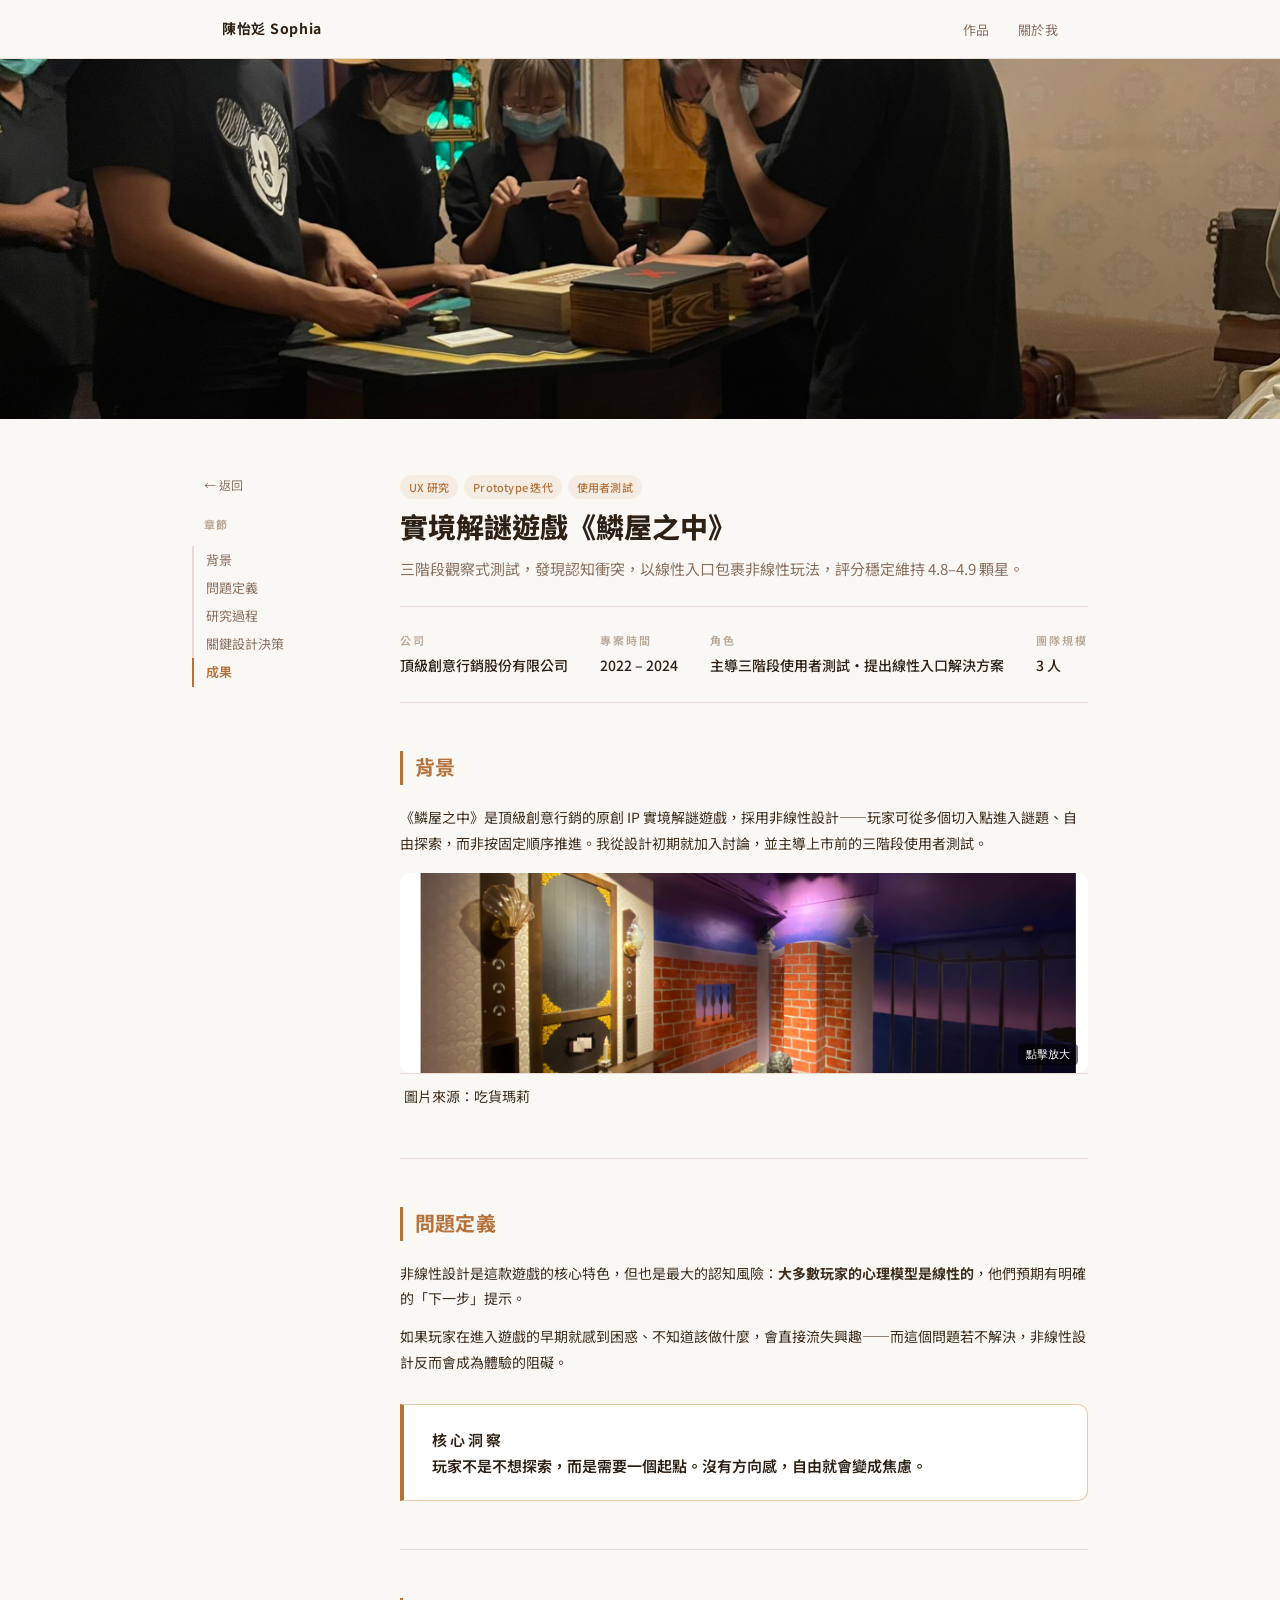
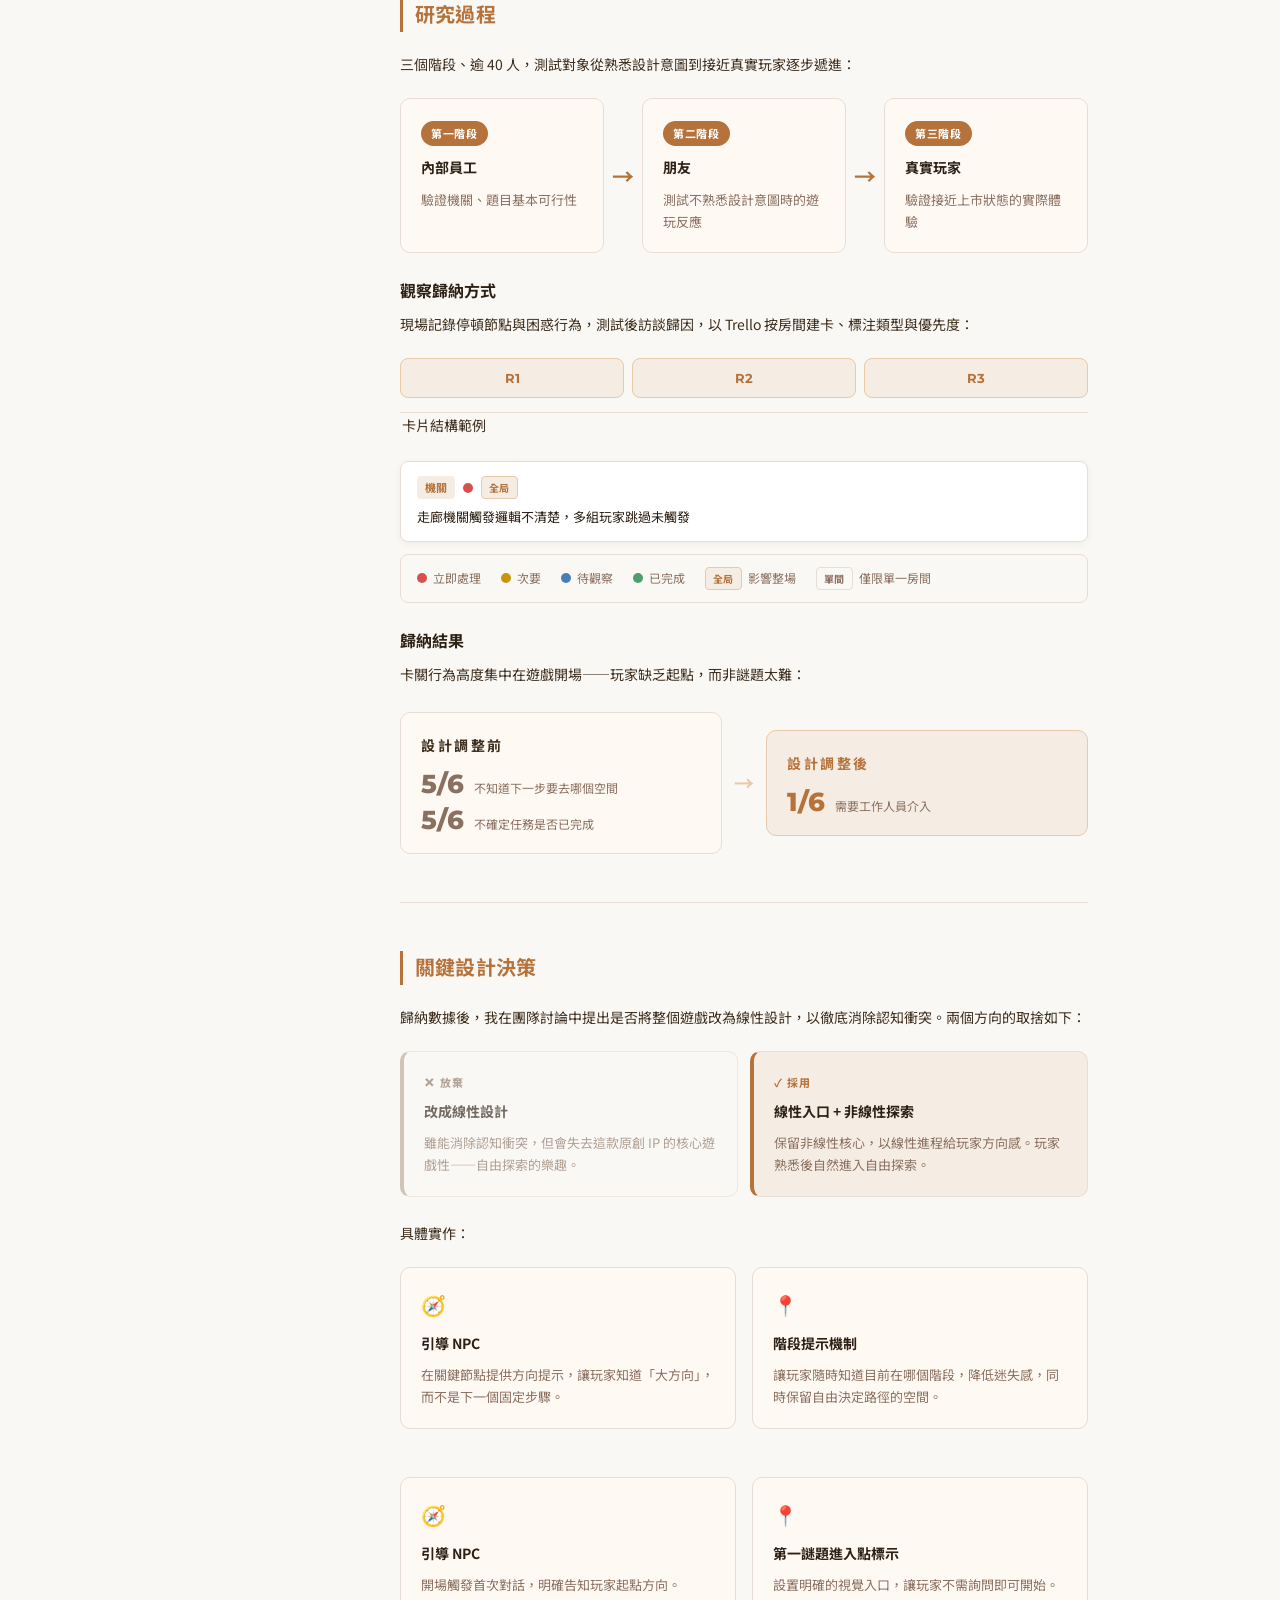
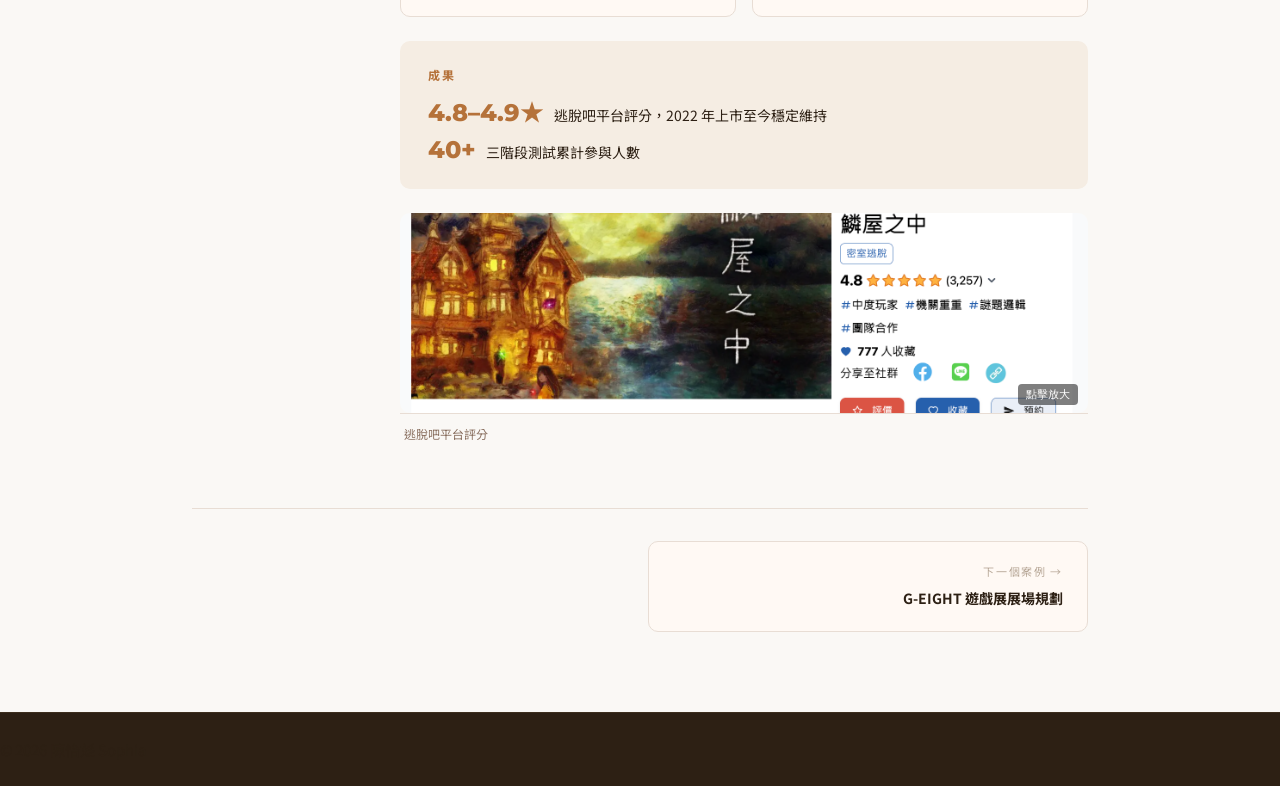
<file: project-1.html>
<!DOCTYPE html>
<html lang="zh-TW">
<head>
<meta charset="UTF-8">
<meta name="viewport" content="width=device-width, initial-scale=1.0">
<title>鱗屋之中 — 陳怡彣 Sophia</title>
<meta property="og:type" content="article">
<meta property="og:title" content="實境解謎遊戲《鱗屋之中》— 陳怡彣 Sophia">
<meta property="og:description" content="三階段觀察式測試發現認知衝突，以線性入口包裹非線性玩法，評分穩定維持 4.8–4.9 顆星。">
<meta property="og:url" content="https://sophchenchen.github.io/portfolio/project-1.html">
<meta property="og:image" content="https://sophchenchen.github.io/portfolio/assets/%E9%B1%97%E5%B1%8B%E4%B9%8B%E4%B8%AD/%E9%B1%97%E5%B1%8Bcover.jpg">
<link rel="stylesheet" href="style.css">
</head>
<body>

<!-- Nav -->
<nav>
  <div class="container">
    <a href="index.html" class="nav-name">陳怡彣 Sophia</a>
    <ul class="nav-links">
      <li><a href="index.html#projects">作品</a></li>
      <li><a href="index.html#about">關於我</a></li>
    </ul>
  </div>
</nav>

<!-- Hero Image -->
<div class="project-hero project-hero--image-only">
  <img src="assets/鱗屋之中/鱗屋cover.jpg" alt="實境解謎遊戲《鱗屋之中》" fetchpriority="high">
</div>

<!-- Content -->
<div class="project-content">

  <!-- 主體版面：TOC + 內容 -->
  <div class="project-layout">

    <!-- TOC 桌面側欄 -->
    <aside class="toc">
      <a href="index.html" class="toc-back">← 返回</a>
      <p class="toc-title">章節</p>
      <ul>
        <li><a href="#section-bg">背景</a></li>
        <li><a href="#section-problem">問題定義</a></li>
        <li><a href="#section-research">研究過程</a></li>
        <li><a href="#section-decision">關鍵設計決策</a></li>
        <li><a href="#section-outcome">成果</a></li>
      </ul>
    </aside>

    <!-- 主要內容 -->
    <div class="project-main">

      <!-- Intro -->
      <div class="project-intro">
        <div class="card-tags">
          <span class="card-tag">UX 研究</span>
          <span class="card-tag">Prototype 迭代</span>
          <span class="card-tag">使用者測試</span>
        </div>
        <h1 class="project-hero-title">實境解謎遊戲《鱗屋之中》</h1>
        <p class="project-hero-desc">三階段觀察式測試，發現認知衝突，以線性入口包裹非線性玩法，評分穩定維持 4.8–4.9 顆星。</p>
      </div>

      <!-- Meta -->
      <div class="project-meta">
        <div class="meta-item">
          <span class="meta-label">公司</span>
          <span class="meta-value">頂級創意行銷股份有限公司</span>
        </div>
        <div class="meta-item">
          <span class="meta-label">專案時間</span>
          <span class="meta-value">2022 – 2024</span>
        </div>
        <div class="meta-item">
          <span class="meta-label">角色</span>
          <span class="meta-value">主導三階段使用者測試・提出線性入口解決方案</span>
        </div>
        <div class="meta-item">
          <span class="meta-label">團隊規模</span>
          <span class="meta-value">3 人</span>
        </div>
      </div>

      <!-- 背景 -->
      <div class="content-section" id="section-bg">
        <h2>背景</h2>
        <p>《鱗屋之中》是頂級創意行銷的原創 IP 實境解謎遊戲，採用非線性設計——玩家可從多個切入點進入謎題、自由探索，而非按固定順序推進。我從設計初期就加入討論，並主導上市前的三階段使用者測試。</p>

        <button class="thumb-link" style="margin-top: 16px; border: none; width: 100%; text-align: left;" onclick="document.getElementById('lb-photo1').showModal()">
          <img src="assets/鱗屋之中/photo1.png" alt="鱗屋之中場景照">
          <span class="thumb-hint">點擊放大</span>
        </button>
        <p class="image-caption" style="padding: 10px 0 0 4px; background: none;">圖片來源：吃貨瑪莉</p>
      </div>

      <!-- 問題定義 -->
      <div class="content-section" id="section-problem">
        <h2>問題定義</h2>
        <p>非線性設計是這款遊戲的核心特色，但也是最大的認知風險：<strong>大多數玩家的心理模型是線性的</strong>，他們預期有明確的「下一步」提示。</p>
        <p>如果玩家在進入遊戲的早期就感到困惑、不知道該做什麼，會直接流失興趣——而這個問題若不解決，非線性設計反而會成為體驗的阻礙。</p>

        <div class="insight-pull">
          <p class="insight-label">核心洞察</p>
          <p>玩家不是不想探索，而是需要一個起點。沒有方向感，自由就會變成焦慮。</p>
        </div>
      </div>

      <!-- 研究過程 -->
      <div class="content-section" id="section-research">
        <h2>研究過程</h2>
        <p>三個階段、逾 40 人，測試對象從熟悉設計意圖到接近真實玩家逐步遞進：</p>

        <div class="validation-flow">
          <div class="validation-step">
            <div class="validation-tag">第一階段</div>
            <h4>內部員工</h4>
            <p>驗證機關、題目基本可行性</p>
          </div>
          <div class="validation-arrow">→</div>
          <div class="validation-step">
            <div class="validation-tag">第二階段</div>
            <h4>朋友</h4>
            <p>測試不熟悉設計意圖時的遊玩反應</p>
          </div>
          <div class="validation-arrow">→</div>
          <div class="validation-step">
            <div class="validation-tag">第三階段</div>
            <h4>真實玩家</h4>
            <p>驗證接近上市狀態的實際體驗</p>
          </div>
        </div>

        <h3>觀察歸納方式</h3>
        <p>現場記錄停頓節點與困惑行為，測試後訪談歸因，以 Trello 按房間建卡、標注類型與優先度：</p>

        <!-- Trello 看板結構 -->
        <div class="trello-board-demo">
          <div class="trello-columns">
            <div class="trello-col-header">R1</div>
            <div class="trello-col-header">R2</div>
            <div class="trello-col-header">R3</div>
          </div>
          <p class="image-caption" style="padding: 0 0 10px 2px; background: none;">卡片結構範例</p>
          <div class="trello-card-example">
            <div class="trello-card-header">
              <span class="trello-type-tag">機關</span>
              <span class="priority-dot red"></span>
              <span class="scope-badge global">全局</span>
            </div>
            <div class="trello-card-title">走廊機關觸發邏輯不清楚，多組玩家跳過未觸發</div>
          </div>
          <div class="trello-legend">
            <div class="legend-item"><span class="priority-dot red"></span><span>立即處理</span></div>
            <div class="legend-item"><span class="priority-dot yellow"></span><span>次要</span></div>
            <div class="legend-item"><span class="priority-dot blue"></span><span>待觀察</span></div>
            <div class="legend-item"><span class="priority-dot green"></span><span>已完成</span></div>
            <div class="legend-item"><span class="scope-badge global">全局</span><span>影響整場</span></div>
            <div class="legend-item"><span class="scope-badge local">單間</span><span>僅限單一房間</span></div>
          </div>
        </div>

        <!-- 介入率對比 -->
        <h3>歸納結果</h3>
        <p>卡關行為高度集中在遊戲開場——玩家缺乏起點，而非謎題太難：</p>
        <div class="stat-compare">
          <div class="stat-compare-side">
            <p class="stat-compare-label">設計調整前</p>
            <div class="stat-row">
              <span class="stat-frac">5/6</span>
              <span>不知道下一步要去哪個空間</span>
            </div>
            <div class="stat-row">
              <span class="stat-frac">5/6</span>
              <span>不確定任務是否已完成</span>
            </div>
          </div>
          <div class="stat-compare-arrow">→</div>
          <div class="stat-compare-side after">
            <p class="stat-compare-label">設計調整後</p>
            <div class="stat-row">
              <span class="stat-frac">1/6</span>
              <span>需要工作人員介入</span>
            </div>
          </div>
        </div>
      </div>

      <!-- 關鍵設計決策 -->
      <div class="content-section" id="section-decision">
        <h2>關鍵設計決策</h2>
        <p>歸納數據後，我在團隊討論中提出是否將整個遊戲改為線性設計，以徹底消除認知衝突。兩個方向的取捨如下：</p>

        <div class="decision-compare">
          <div class="decision-option decision-reject">
            <p class="decision-label">✕ 放棄</p>
            <h4>改成線性設計</h4>
            <p>雖能消除認知衝突，但會失去這款原創 IP 的核心遊戲性——自由探索的樂趣。</p>
          </div>
          <div class="decision-option decision-adopt">
            <p class="decision-label">✓ 採用</p>
            <h4>線性入口 + 非線性探索</h4>
            <p>保留非線性核心，以線性進程給玩家方向感。玩家熟悉後自然進入自由探索。</p>
          </div>
        </div>

        <p style="margin-top: 24px;">具體實作：</p>
        <div class="design-cards">
          <div class="design-card">
            <div class="design-card-icon">🧭</div>
            <h4>引導 NPC</h4>
            <p>在關鍵節點提供方向提示，讓玩家知道「大方向」，而不是下一個固定步驟。</p>
          </div>
          <div class="design-card">
            <div class="design-card-icon">📍</div>
            <h4>階段提示機制</h4>
            <p>讓玩家隨時知道目前在哪個階段，降低迷失感，同時保留自由決定路徑的空間。</p>
          </div>
        </div>
      </div>

      <!-- 成果 -->
      <div id="section-outcome">
        <div class="design-cards" style="margin-bottom: 20px;">
          <div class="design-card">
            <div class="design-card-icon">🧭</div>
            <h4>引導 NPC</h4>
            <p>開場觸發首次對話，明確告知玩家起點方向。</p>
          </div>
          <div class="design-card">
            <div class="design-card-icon">📍</div>
            <h4>第一謎題進入點標示</h4>
            <p>設置明確的視覺入口，讓玩家不需詢問即可開始。</p>
          </div>
        </div>
        <div class="outcomes">
          <h3>成果</h3>
          <ul class="outcome-list">
            <li>
              <span class="outcome-num">4.8–4.9★</span>
              <span>逃脫吧平台評分，2022 年上市至今穩定維持</span>
            </li>
            <li>
              <span class="outcome-num">40+</span>
              <span>三階段測試累計參與人數</span>
            </li>
          </ul>
        </div>

        <!-- 評分截圖 -->

        <button class="thumb-link" style="margin-top: 20px; border: none; width: 100%; text-align: left;" onclick="document.getElementById('lb-result').showModal()">
          <img src="assets/鱗屋之中/鱗屋result.png" alt="逃脫吧平台評分截圖">
          <span class="thumb-hint">點擊放大</span>
        </button>
        <p class="image-caption" style="padding: 10px 0 0 4px; background: none;">逃脫吧平台評分</p>

      </div>

    </div><!-- end project-main -->
  </div><!-- end project-layout -->

  <!-- 手機版浮動目錄 -->
  <details class="toc-mobile">
    <summary>章節 ☰</summary>
    <div class="toc-mobile-list">
      <a href="#section-bg">背景</a>
      <a href="#section-problem">問題定義</a>
      <a href="#section-research">研究過程</a>
      <a href="#section-decision">關鍵設計決策</a>
      <a href="#section-outcome">成果</a>
    </div>
  </details>

  <!-- Dialog Lightboxes -->
  <dialog id="lb-photo1" class="lightbox" onclick="this.close()">
    <img src="assets/鱗屋之中/photo1.png" alt="鱗屋之中場景照 1">
  </dialog>
  <dialog id="lb-result" class="lightbox" onclick="this.close()">
    <img src="assets/鱗屋之中/鱗屋result.png" alt="逃脫吧平台評分截圖">
  </dialog>

  <!-- 專案導覽 -->
  <div class="project-nav">
    <div></div>
    <a href="project-2.html" class="project-nav-item next">
      <p class="nav-dir">下一個案例 →</p>
      <p class="nav-title">G-EIGHT 遊戲展展場規劃</p>
    </a>
  </div>

</div>

<!-- Footer -->
<footer>
  <p>© 2026 陳怡彣 Sophia</p>
</footer>

<script src="main.js"></script>
</body>
</html>
</file>
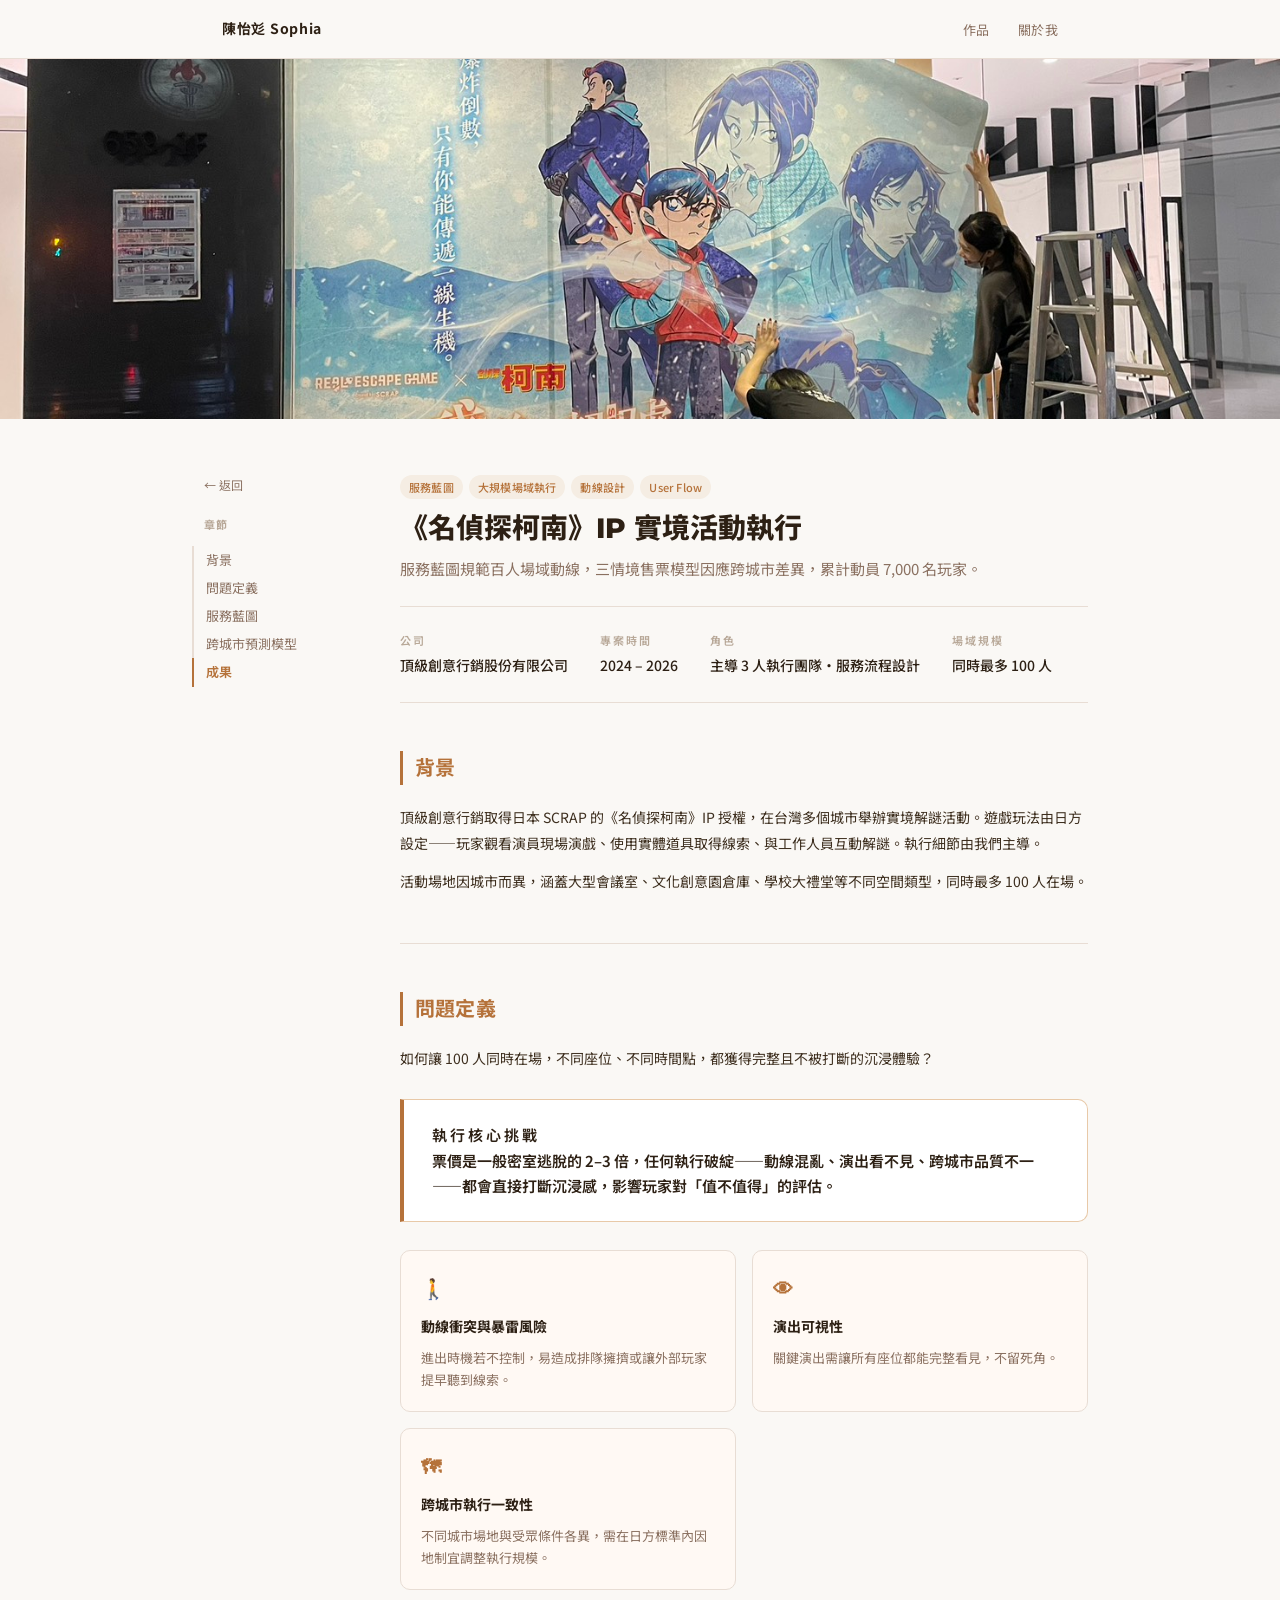
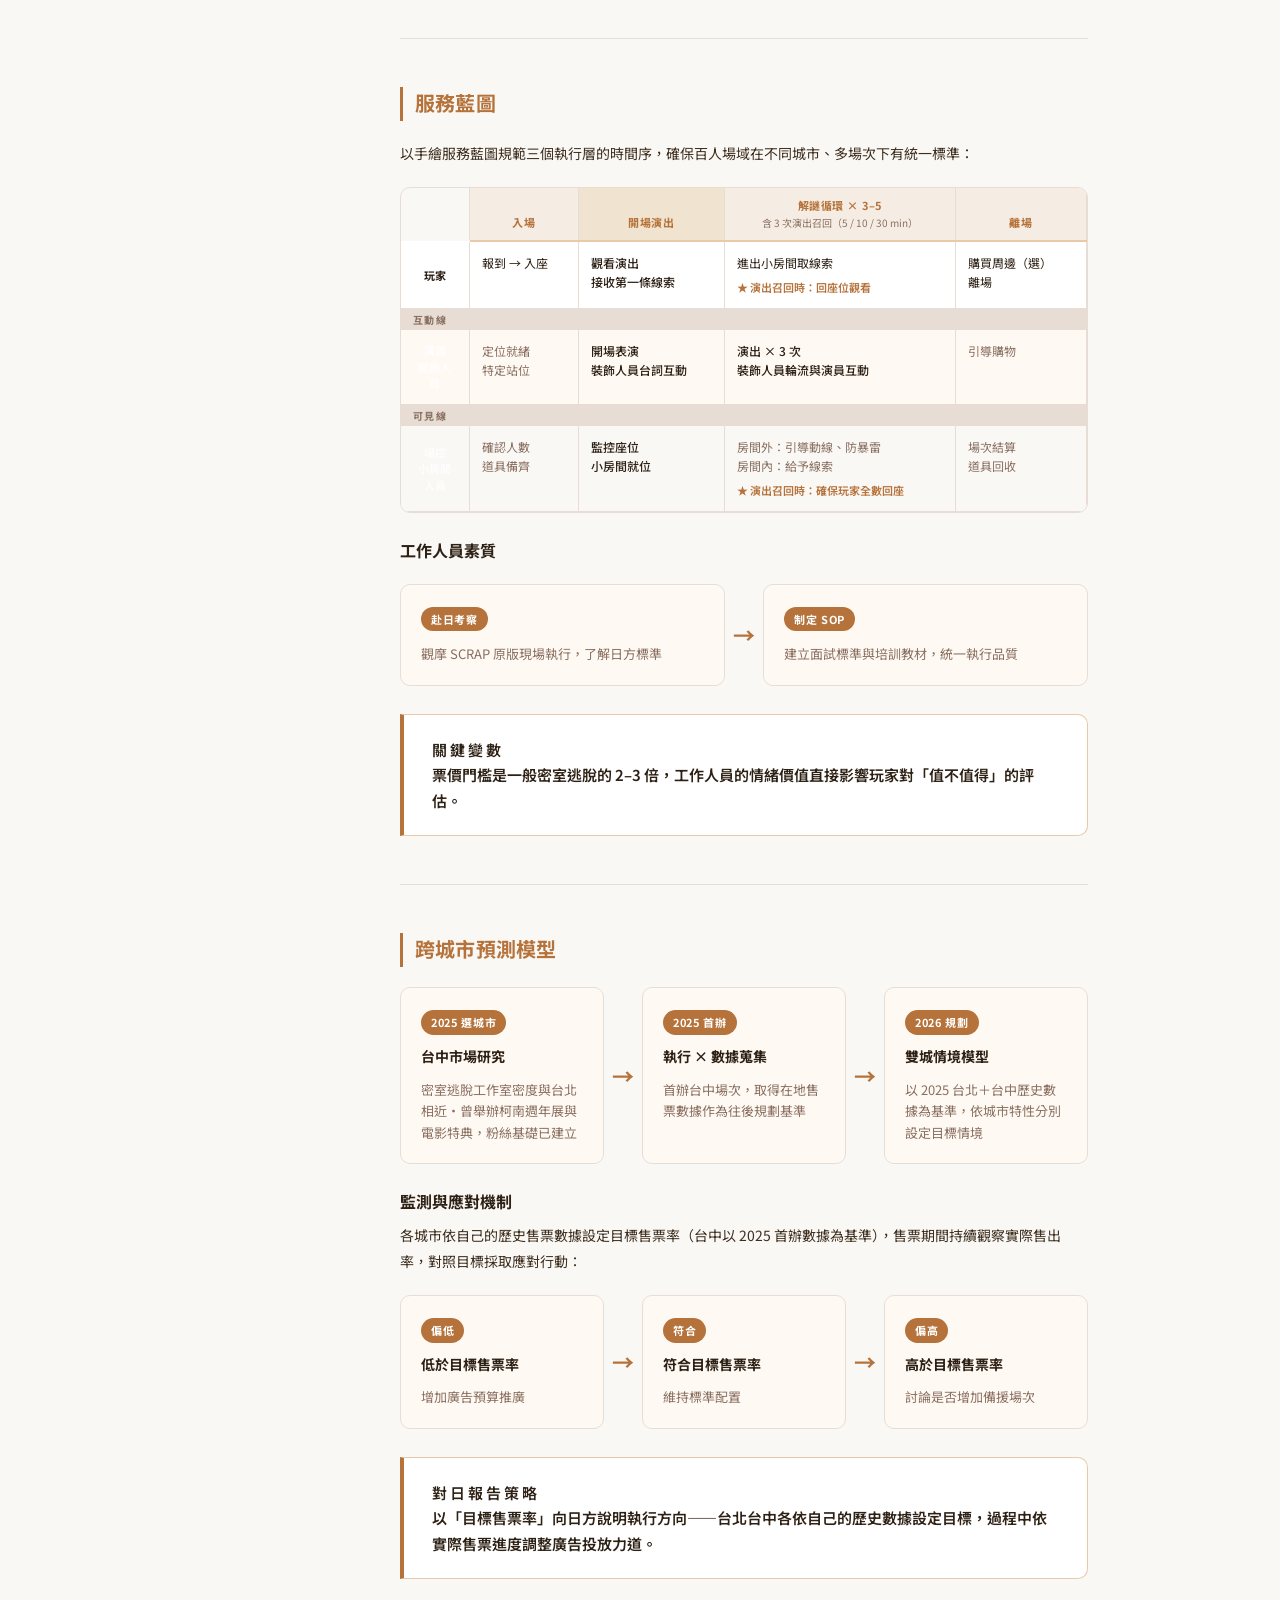
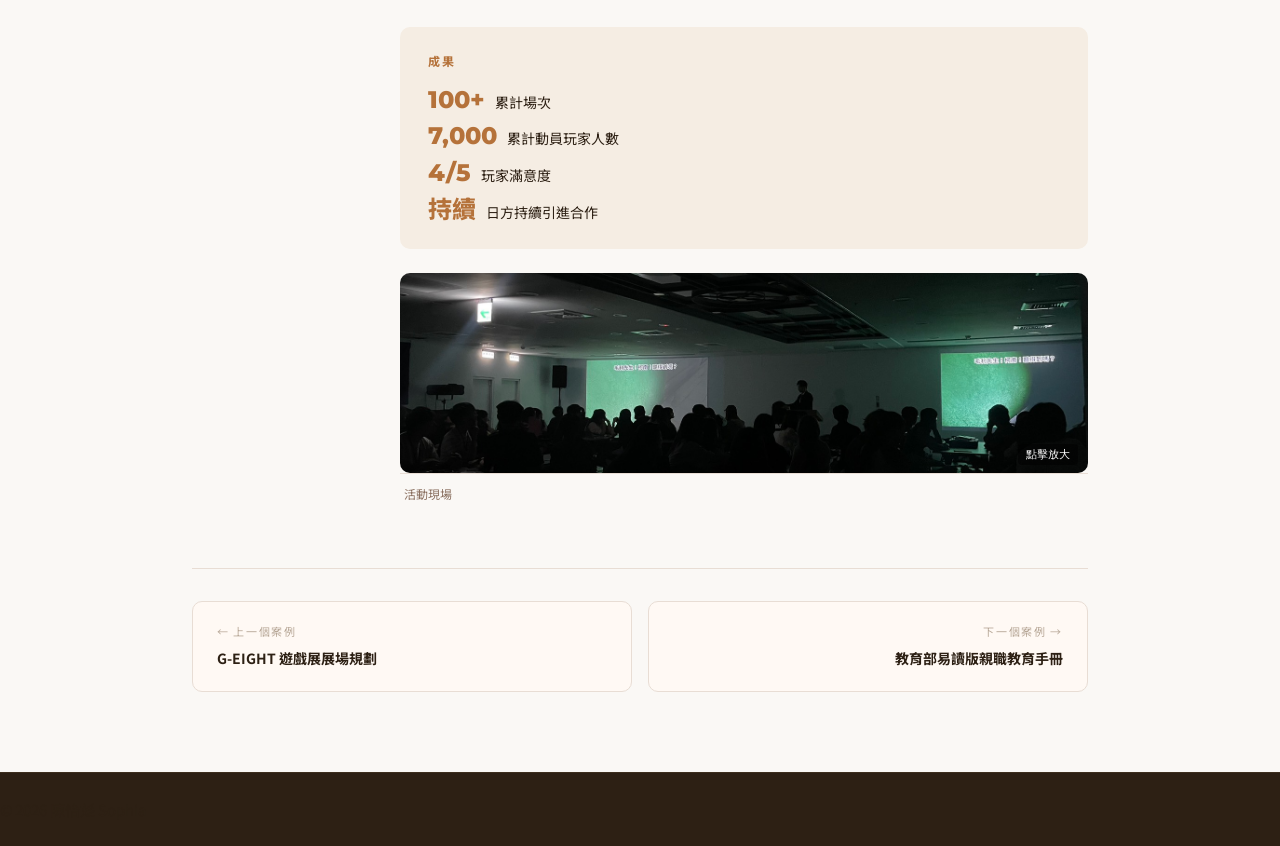
<file: project-3.html>
<!DOCTYPE html>
<html lang="zh-TW">
<head>
<meta charset="UTF-8">
<meta name="viewport" content="width=device-width, initial-scale=1.0">
<title>名偵探柯南 IP — 陳怡彣 Sophia</title>
<meta property="og:type" content="article">
<meta property="og:title" content="《名偵探柯南》IP 實境活動執行 — 陳怡彣 Sophia">
<meta property="og:description" content="100 人同場、跨城市執行，服務藍圖統一三層執行標準，累計動員 7,000 名玩家。">
<meta property="og:url" content="https://sophchenchen.github.io/portfolio/project-3.html">
<meta property="og:image" content="https://sophchenchen.github.io/portfolio/assets/%E5%90%8D%E5%81%B5%E6%8E%A2%E6%9F%AF%E5%8D%97/%E6%9F%AF%E5%8D%97cover.jpg">
<link rel="stylesheet" href="style.css">
</head>
<body>

<!-- Nav -->
<nav>
  <div class="container">
    <a href="index.html" class="nav-name">陳怡彣 Sophia</a>
    <ul class="nav-links">
      <li><a href="index.html#projects">作品</a></li>
      <li><a href="index.html#about">關於我</a></li>
    </ul>
  </div>
</nav>

<!-- Hero Image -->
<div class="project-hero project-hero--image-only">
  <img src="assets/名偵探柯南/柯南cover.jpg" alt="名偵探柯南 IP 實境活動" fetchpriority="high">
</div>

<!-- Content -->
<div class="project-content">

  <!-- 主體版面：TOC + 內容 -->
  <div class="project-layout">

    <!-- TOC 桌面側欄 -->
    <aside class="toc">
      <a href="index.html" class="toc-back">← 返回</a>
      <p class="toc-title">章節</p>
      <ul>
        <li><a href="#section-bg">背景</a></li>
        <li><a href="#section-problem">問題定義</a></li>
        <li><a href="#section-blueprint">服務藍圖</a></li>
        <li><a href="#section-model">跨城市預測模型</a></li>
        <li><a href="#section-outcome">成果</a></li>
      </ul>
    </aside>

    <!-- 主要內容 -->
    <div class="project-main">

      <!-- Intro -->
      <div class="project-intro">
        <div class="card-tags">
          <span class="card-tag">服務藍圖</span>
          <span class="card-tag">大規模場域執行</span>
          <span class="card-tag">動線設計</span>
          <span class="card-tag">User Flow</span>
        </div>
        <h1 class="project-hero-title">《名偵探柯南》IP 實境活動執行</h1>
        <p class="project-hero-desc">服務藍圖規範百人場域動線，三情境售票模型因應跨城市差異，累計動員 7,000 名玩家。</p>
      </div>

      <!-- Meta -->
      <div class="project-meta">
        <div class="meta-item">
          <span class="meta-label">公司</span>
          <span class="meta-value">頂級創意行銷股份有限公司</span>
        </div>
        <div class="meta-item">
          <span class="meta-label">專案時間</span>
          <span class="meta-value">2024 – 2026</span>
        </div>
        <div class="meta-item">
          <span class="meta-label">角色</span>
          <span class="meta-value">主導 3 人執行團隊・服務流程設計</span>
        </div>
        <div class="meta-item">
          <span class="meta-label">場域規模</span>
          <span class="meta-value">同時最多 100 人</span>
        </div>
      </div>

      <!-- 背景 -->
      <div class="content-section" id="section-bg">
        <h2>背景</h2>
        <p>頂級創意行銷取得日本 SCRAP 的《名偵探柯南》IP 授權，在台灣多個城市舉辦實境解謎活動。遊戲玩法由日方設定——玩家觀看演員現場演戲、使用實體道具取得線索、與工作人員互動解謎。執行細節由我們主導。</p>
        <p>活動場地因城市而異，涵蓋大型會議室、文化創意園倉庫、學校大禮堂等不同空間類型，同時最多 100 人在場。</p>
      </div>

      <!-- 問題定義 -->
      <div class="content-section" id="section-problem">
        <h2>問題定義</h2>
        <p>如何讓 100 人同時在場，不同座位、不同時間點，都獲得完整且不被打斷的沉浸體驗？</p>

        <div class="insight-pull">
          <p class="insight-label">執行核心挑戰</p>
          <p>票價是一般密室逃脫的 2–3 倍，任何執行破綻——動線混亂、演出看不見、跨城市品質不一——都會直接打斷沉浸感，影響玩家對「值不值得」的評估。</p>
        </div>

        <div class="design-cards">
          <div class="design-card">
            <div class="design-card-icon">🚶</div>
            <h4>動線衝突與暴雷風險</h4>
            <p>進出時機若不控制，易造成排隊擁擠或讓外部玩家提早聽到線索。</p>
          </div>
          <div class="design-card">
            <div class="design-card-icon">👁</div>
            <h4>演出可視性</h4>
            <p>關鍵演出需讓所有座位都能完整看見，不留死角。</p>
          </div>
          <div class="design-card">
            <div class="design-card-icon">🗺</div>
            <h4>跨城市執行一致性</h4>
            <p>不同城市場地與受眾條件各異，需在日方標準內因地制宜調整執行規模。</p>
          </div>
        </div>
      </div>

      <!-- 服務藍圖 -->
      <div class="content-section" id="section-blueprint">
        <h2>服務藍圖</h2>
        <p>以手繪服務藍圖規範三個執行層的時間序，確保百人場域在不同城市、多場次下有統一標準：</p>

        <div class="service-blueprint-wrap">
          <table class="service-blueprint">
            <thead>
              <tr>
                <th></th>
                <th>入場</th>
                <th class="bp-phase-perf">開場演出</th>
                <th>解謎循環 × 3–5
                  <span class="bp-time-note">含 3 次演出召回（5 / 10 / 30 min）</span>
                </th>
                <th>離場</th>
              </tr>
            </thead>
            <tbody>
              <tr class="bp-player">
                <td class="bp-role">玩家</td>
                <td>報到 → 入座</td>
                <td class="bp-perf">觀看演出<br>接收第一條線索</td>
                <td>進出小房間取線索
                  <span class="bp-sub-note">★ 演出召回時：回座位觀看</span>
                </td>
                <td>購買周邊（選）<br>離場</td>
              </tr>
              <tr class="bp-divider"><td colspan="5">互動線</td></tr>
              <tr class="bp-front">
                <td class="bp-role">演員<br>裝飾人員</td>
                <td>定位就緒<br>特定站位</td>
                <td class="bp-perf">開場表演<br>裝飾人員台詞互動</td>
                <td class="bp-perf">演出 × 3 次<br>裝飾人員輪流與演員互動</td>
                <td>引導購物</td>
              </tr>
              <tr class="bp-divider"><td colspan="5">可見線</td></tr>
              <tr class="bp-back">
                <td class="bp-role">場控<br>小房間人員</td>
                <td>確認人數<br>道具備齊</td>
                <td class="bp-perf">監控座位<br>小房間就位</td>
                <td>房間外：引導動線、防暴雷<br>房間內：給予線索
                  <span class="bp-sub-note">★ 演出召回時：確保玩家全數回座</span>
                </td>
                <td>場次結算<br>道具回收</td>
              </tr>
            </tbody>
          </table>
        </div>

        <h3>工作人員素質</h3>
        <div class="validation-flow">
          <div class="validation-step">
            <div class="validation-tag">赴日考察</div>
            <p>觀摩 SCRAP 原版現場執行，了解日方標準</p>
          </div>
          <div class="validation-arrow">→</div>
          <div class="validation-step">
            <div class="validation-tag">制定 SOP</div>
            <p>建立面試標準與培訓教材，統一執行品質</p>
          </div>
        </div>
        <div class="insight-pull">
          <p class="insight-label">關鍵變數</p>
          <p>票價門檻是一般密室逃脫的 2–3 倍，工作人員的情緒價值直接影響玩家對「值不值得」的評估。</p>
        </div>
      </div>

      <!-- 跨城市預測模型 -->
      <div class="content-section" id="section-model">
        <h2>跨城市預測模型</h2>

        <!-- 時間軸：選城市 → 首辦數據 → 建模 -->
        <div class="validation-flow">
          <div class="validation-step">
            <div class="validation-tag">2025 選城市</div>
            <h4>台中市場研究</h4>
            <p>密室逃脫工作室密度與台北相近・曾舉辦柯南週年展與電影特典，粉絲基礎已建立</p>
          </div>
          <div class="validation-arrow">→</div>
          <div class="validation-step">
            <div class="validation-tag">2025 首辦</div>
            <h4>執行 × 數據蒐集</h4>
            <p>首辦台中場次，取得在地售票數據作為往後規劃基準</p>
          </div>
          <div class="validation-arrow">→</div>
          <div class="validation-step">
            <div class="validation-tag">2026 規劃</div>
            <h4>雙城情境模型</h4>
            <p>以 2025 台北＋台中歷史數據為基準，依城市特性分別設定目標情境</p>
          </div>
        </div>

        <!-- 監測與應對機制 -->
        <h3>監測與應對機制</h3>
        <p>各城市依自己的歷史售票數據設定目標售票率（台中以 2025 首辦數據為基準），售票期間持續觀察實際售出率，對照目標採取應對行動：</p>

        <div class="validation-flow">
          <div class="validation-step">
            <div class="validation-tag">偏低</div>
            <h4>低於目標售票率</h4>
            <p>增加廣告預算推廣</p>
          </div>
          <div class="validation-arrow">→</div>
          <div class="validation-step">
            <div class="validation-tag">符合</div>
            <h4>符合目標售票率</h4>
            <p>維持標準配置</p>
          </div>
          <div class="validation-arrow">→</div>
          <div class="validation-step">
            <div class="validation-tag">偏高</div>
            <h4>高於目標售票率</h4>
            <p>討論是否增加備援場次</p>
          </div>
        </div>

        <div class="insight-pull">
          <p class="insight-label">對日報告策略</p>
          <p>以「目標售票率」向日方說明執行方向——台北台中各依自己的歷史數據設定目標，過程中依實際售票進度調整廣告投放力道。</p>
        </div>
      </div>

      <!-- 成果 -->
      <div id="section-outcome">
        <div class="outcomes">
          <h3>成果</h3>
          <ul class="outcome-list">
            <li>
              <span class="outcome-num">100+</span>
              <span>累計場次</span>
            </li>
            <li>
              <span class="outcome-num">7,000</span>
              <span>累計動員玩家人數</span>
            </li>
            <li>
              <span class="outcome-num">4/5</span>
              <span>玩家滿意度</span>
            </li>
            <li>
              <span class="outcome-num">持續</span>
              <span>日方持續引進合作</span>
            </li>
          </ul>
        </div>

        <button class="thumb-link" style="margin-top: 20px; border: none; width: 100%; text-align: left;" onclick="document.getElementById('lb-result').showModal()">
          <img src="assets/名偵探柯南/柯南result.jpg" alt="活動現場">
          <span class="thumb-hint">點擊放大</span>
        </button>
        <p class="image-caption" style="padding: 10px 0 0 4px; background: none;">活動現場</p>
      </div>

    </div><!-- end project-main -->
  </div><!-- end project-layout -->

  <!-- 手機版浮動目錄 -->
  <details class="toc-mobile">
    <summary>章節 ☰</summary>
    <div class="toc-mobile-list">
      <a href="#section-bg">背景</a>
      <a href="#section-problem">問題定義</a>
      <a href="#section-blueprint">服務藍圖</a>
      <a href="#section-model">跨城市預測模型</a>
      <a href="#section-outcome">成果</a>
    </div>
  </details>

  <!-- Dialog Lightboxes -->
  <dialog id="lb-result" class="lightbox" onclick="this.close()">
    <img src="assets/名偵探柯南/柯南result.jpg" alt="活動現場">
  </dialog>

  <!-- 專案導覽 -->
  <div class="project-nav">
    <a href="project-2.html" class="project-nav-item prev">
      <p class="nav-dir">← 上一個案例</p>
      <p class="nav-title">G-EIGHT 遊戲展展場規劃</p>
    </a>
    <a href="project-4.html" class="project-nav-item next">
      <p class="nav-dir">下一個案例 →</p>
      <p class="nav-title">教育部易讀版親職教育手冊</p>
    </a>
  </div>

</div>

<!-- Footer -->
<footer>
  <p>© 2026 陳怡彣 Sophia</p>
</footer>

<script src="main.js"></script>
</body>
</html>
</file>
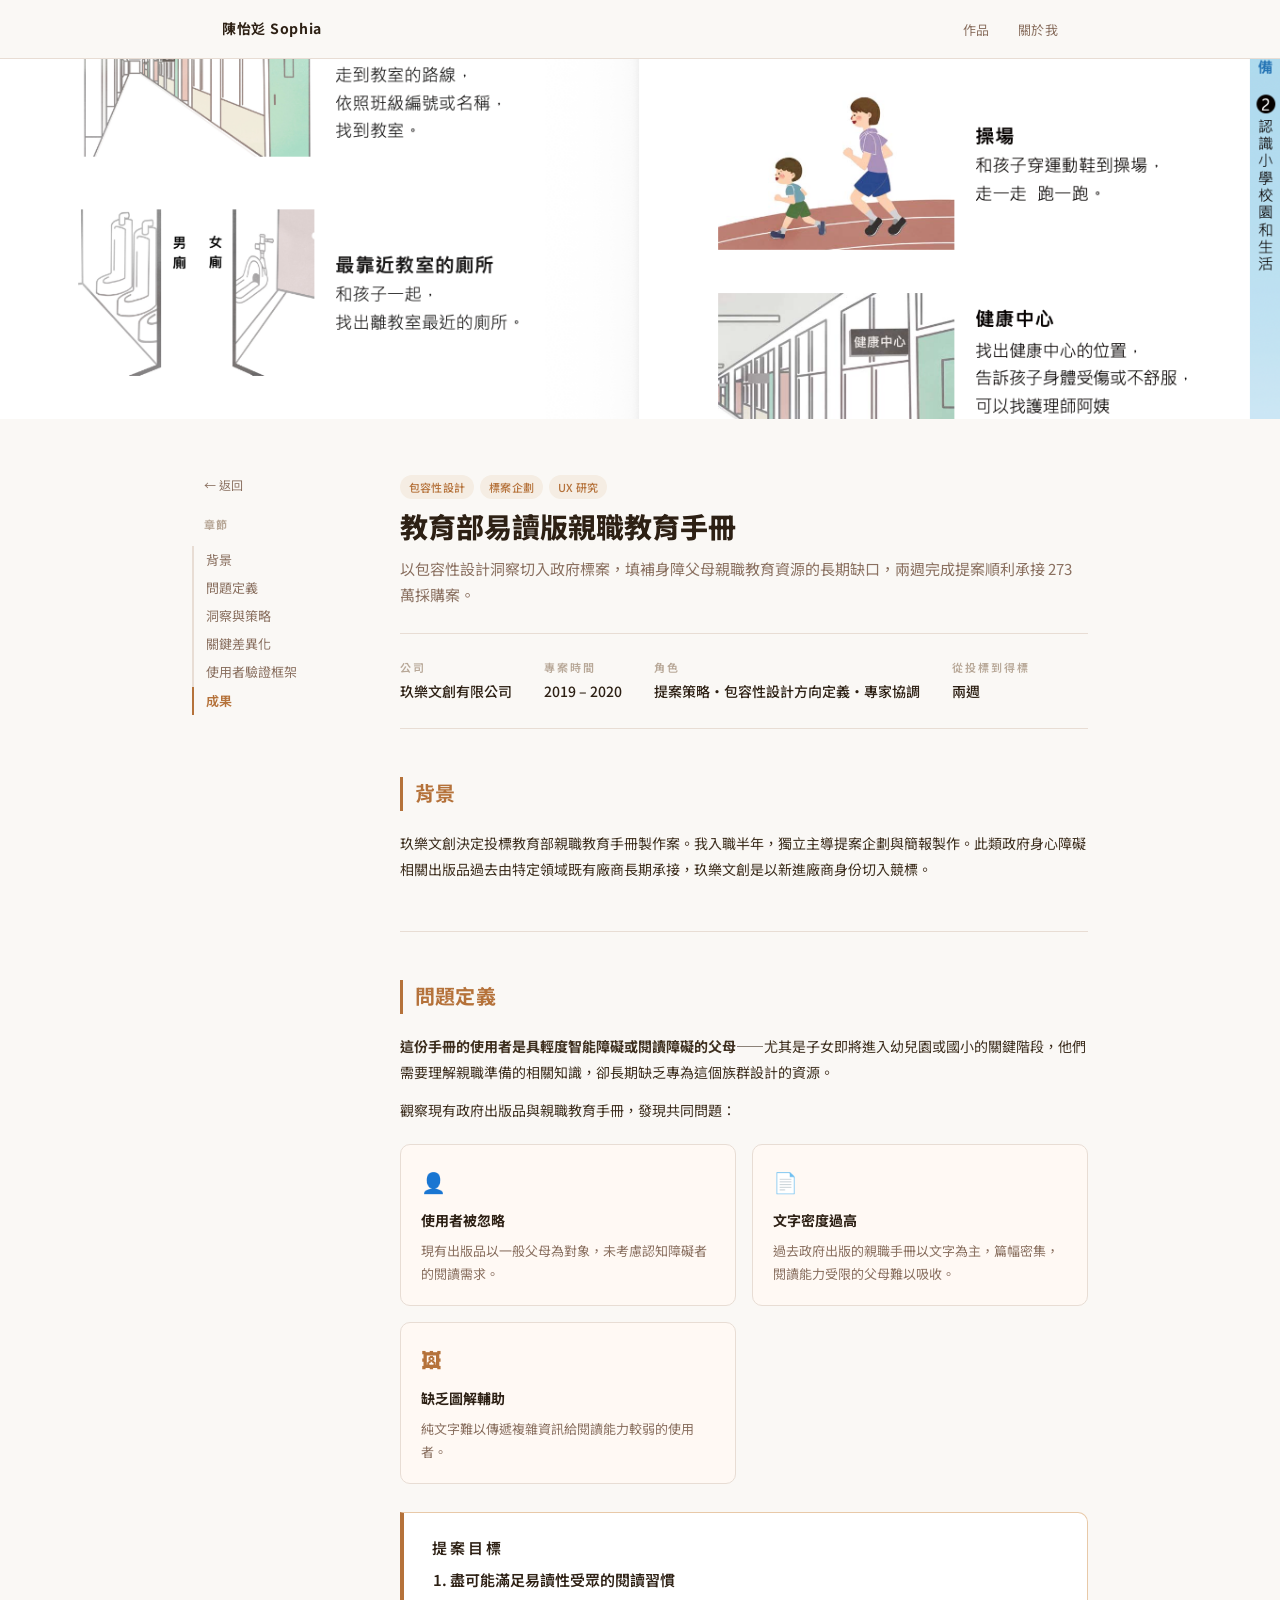
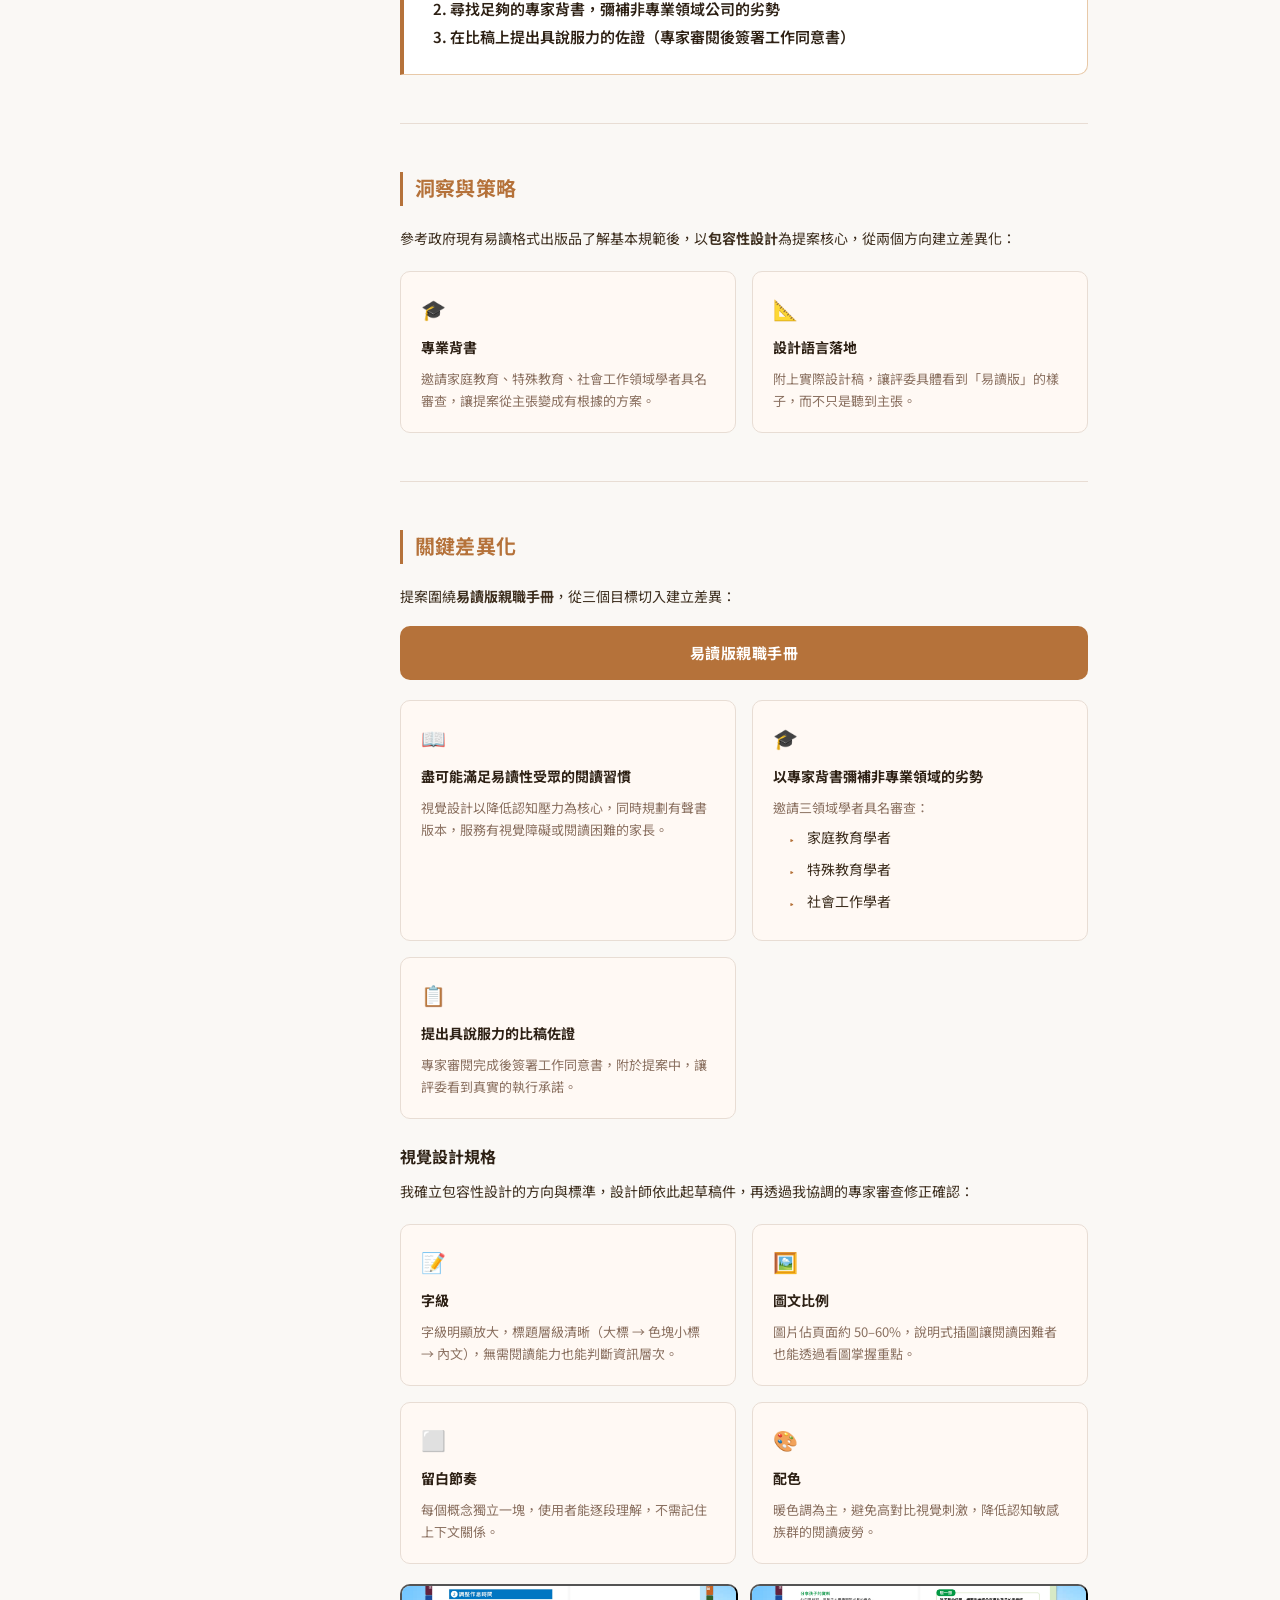
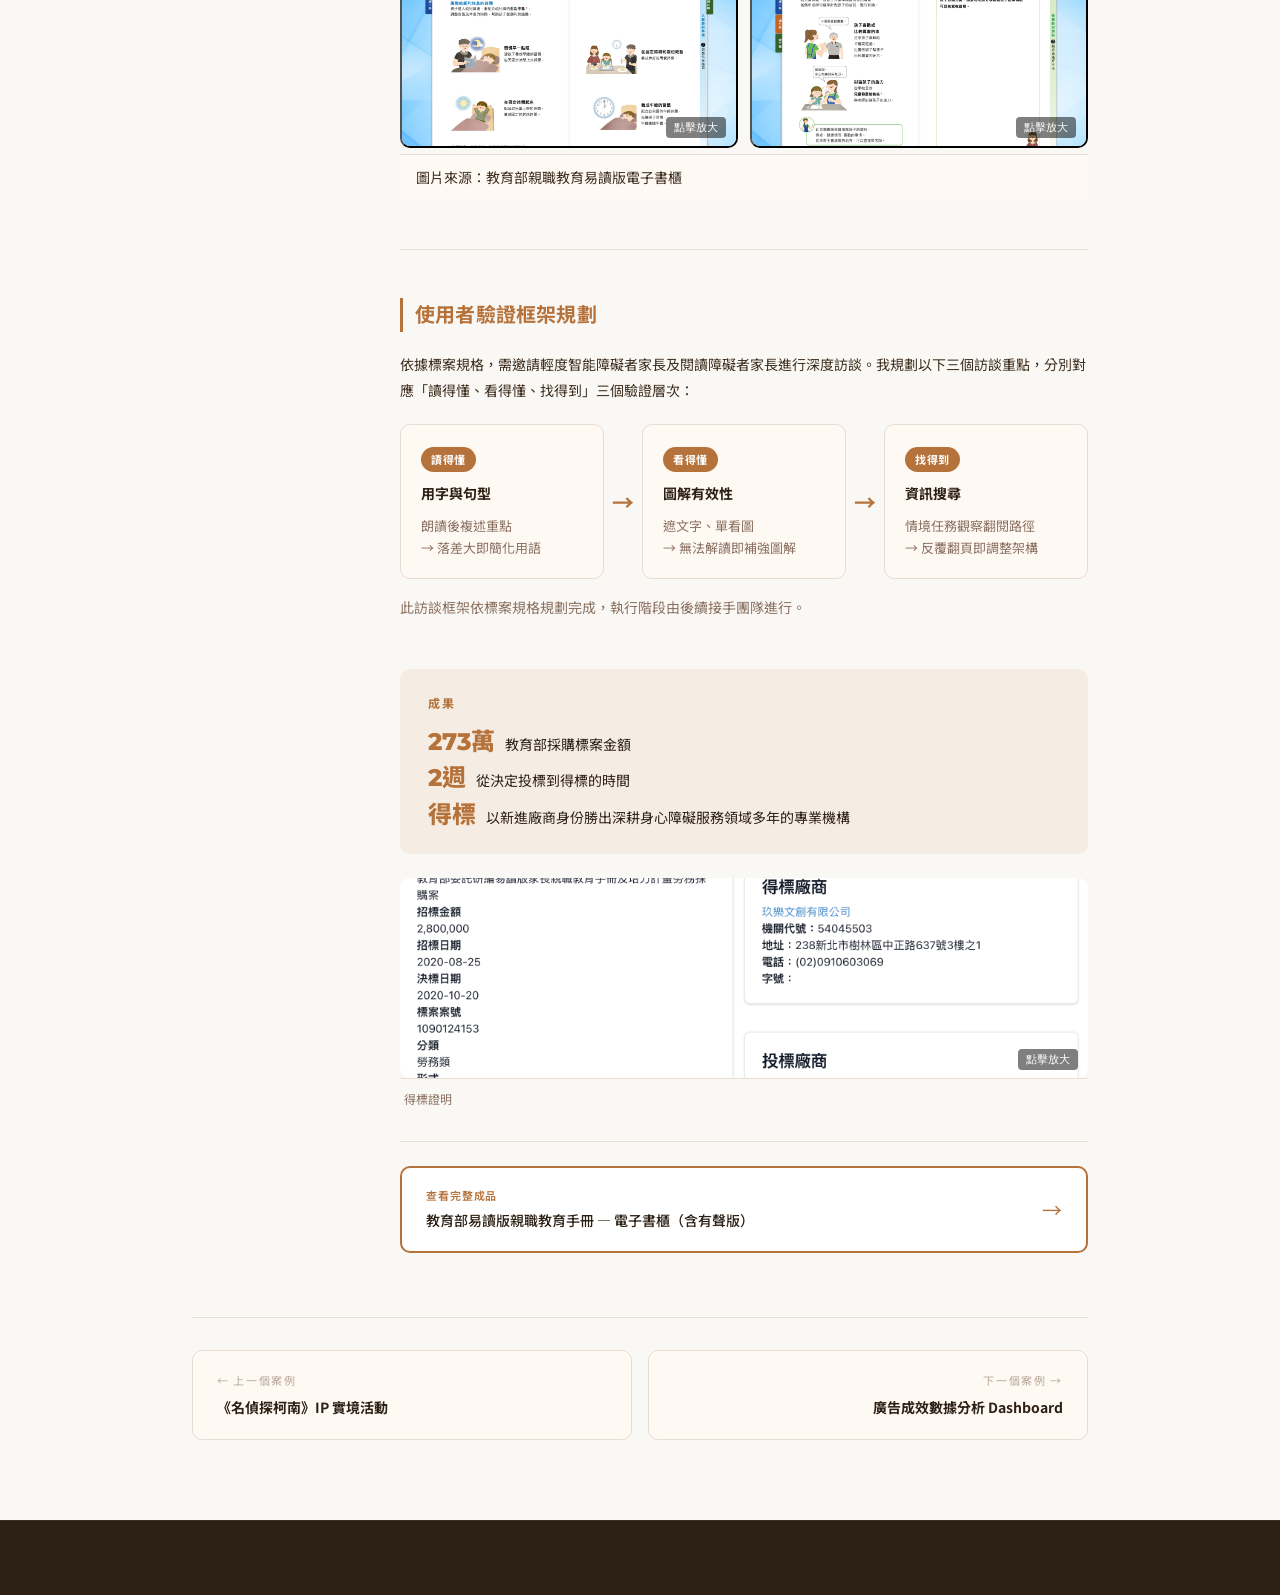
<file: project-4.html>
<!DOCTYPE html>
<html lang="zh-TW">
<head>
<meta charset="UTF-8">
<meta name="viewport" content="width=device-width, initial-scale=1.0">
<title>親職教育手冊 — 陳怡彣 Sophia</title>
<meta property="og:type" content="article">
<meta property="og:title" content="教育部易讀版親職教育手冊 — 陳怡彣 Sophia">
<meta property="og:description" content="以新進廠商身份挑戰長年壟斷領域——包容性設計洞察加上三領域專家背書，兩週得標 273 萬教育部標案。">
<meta property="og:url" content="https://sophchenchen.github.io/portfolio/project-4.html">
<meta property="og:image" content="https://sophchenchen.github.io/portfolio/assets/%E8%A6%AA%E8%81%B7%E6%95%99%E8%82%B2%E6%89%8B%E5%86%8A/%E8%A6%AA%E8%81%B7%E6%95%99%E8%82%B2cover.png">
<link rel="stylesheet" href="style.css">
</head>
<body>

<!-- Nav -->
<nav>
  <div class="container">
    <a href="index.html" class="nav-name">陳怡彣 Sophia</a>
    <ul class="nav-links">
      <li><a href="index.html#projects">作品</a></li>
      <li><a href="index.html#about">關於我</a></li>
    </ul>
  </div>
</nav>

<!-- Hero Image -->
<div class="project-hero project-hero--image-only">
  <img src="assets/親職教育手冊/親職教育cover.png" alt="教育部易讀版親職教育手冊" fetchpriority="high">
</div>

<!-- Content -->
<div class="project-content">

  <!-- 主體版面：TOC + 內容 -->
  <div class="project-layout">

    <!-- TOC 桌面側欄 -->
    <aside class="toc">
      <a href="index.html" class="toc-back">← 返回</a>
      <p class="toc-title">章節</p>
      <ul>
        <li><a href="#section-bg">背景</a></li>
        <li><a href="#section-problem">問題定義</a></li>
        <li><a href="#section-insight">洞察與策略</a></li>
        <li><a href="#section-diff">關鍵差異化</a></li>
        <li><a href="#section-validation">使用者驗證框架</a></li>
        <li><a href="#section-outcome">成果</a></li>
      </ul>
    </aside>

    <!-- 主要內容 -->
    <div class="project-main">

      <!-- Intro -->
      <div class="project-intro">
        <div class="card-tags">
          <span class="card-tag">包容性設計</span>
          <span class="card-tag">標案企劃</span>
          <span class="card-tag">UX 研究</span>
        </div>
        <h1 class="project-hero-title">教育部易讀版親職教育手冊</h1>
        <p class="project-hero-desc">以包容性設計洞察切入政府標案，填補身障父母親職教育資源的長期缺口，兩週完成提案順利承接 273 萬採購案。</p>
      </div>

      <!-- Meta -->
      <div class="project-meta">
        <div class="meta-item">
          <span class="meta-label">公司</span>
          <span class="meta-value">玖樂文創有限公司</span>
        </div>
        <div class="meta-item">
          <span class="meta-label">專案時間</span>
          <span class="meta-value">2019 – 2020</span>
        </div>
        <div class="meta-item">
          <span class="meta-label">角色</span>
          <span class="meta-value">提案策略・包容性設計方向定義・專家協調</span>
        </div>
        <div class="meta-item">
          <span class="meta-label">從投標到得標</span>
          <span class="meta-value">兩週</span>
        </div>
      </div>

      <!-- 背景 -->
      <div class="content-section" id="section-bg">
        <h2>背景</h2>
        <p>玖樂文創決定投標教育部親職教育手冊製作案。我入職半年，獨立主導提案企劃與簡報製作。此類政府身心障礙相關出版品過去由特定領域既有廠商長期承接，玖樂文創是以新進廠商身份切入競標。</p>
      </div>

      <!-- 問題定義 -->
      <div class="content-section" id="section-problem">
        <h2>問題定義</h2>
        <p><strong>這份手冊的使用者是具輕度智能障礙或閱讀障礙的父母</strong>——尤其是子女即將進入幼兒園或國小的關鍵階段，他們需要理解親職準備的相關知識，卻長期缺乏專為這個族群設計的資源。</p>
        <p>觀察現有政府出版品與親職教育手冊，發現共同問題：</p>
        <div class="design-cards">
          <div class="design-card">
            <div class="design-card-icon">👤</div>
            <h4>使用者被忽略</h4>
            <p>現有出版品以一般父母為對象，未考慮認知障礙者的閱讀需求。</p>
          </div>
          <div class="design-card">
            <div class="design-card-icon">📄</div>
            <h4>文字密度過高</h4>
            <p>過去政府出版的親職手冊以文字為主，篇幅密集，閱讀能力受限的父母難以吸收。</p>
          </div>
          <div class="design-card">
            <div class="design-card-icon">🖼</div>
            <h4>缺乏圖解輔助</h4>
            <p>純文字難以傳遞複雜資訊給閱讀能力較弱的使用者。</p>
          </div>
        </div>
        <div class="insight-pull">
          <p class="insight-label">提案目標</p>
          <ol style="margin: 6px 0 0; padding-left: 18px; line-height: 1.9;">
            <li>盡可能滿足易讀性受眾的閱讀習慣</li>
            <li>尋找足夠的專家背書，彌補非專業領域公司的劣勢</li>
            <li>在比稿上提出具說服力的佐證（專家審閱後簽署工作同意書）</li>
          </ol>
        </div>
      </div>

      <!-- 洞察與策略 -->
      <div class="content-section" id="section-insight">
        <h2>洞察與策略</h2>
        <p>參考政府現有易讀格式出版品了解基本規範後，以<strong>包容性設計</strong>為提案核心，從兩個方向建立差異化：</p>
        <div class="design-cards">
          <div class="design-card">
            <div class="design-card-icon">🎓</div>
            <h4>專業背書</h4>
            <p>邀請家庭教育、特殊教育、社會工作領域學者具名審查，讓提案從主張變成有根據的方案。</p>
          </div>
          <div class="design-card">
            <div class="design-card-icon">📐</div>
            <h4>設計語言落地</h4>
            <p>附上實際設計稿，讓評委具體看到「易讀版」的樣子，而不只是聽到主張。</p>
          </div>
        </div>
      </div>

      <!-- 關鍵差異化 -->
      <div class="content-section" id="section-diff">
        <h2>關鍵差異化</h2>
        <p>提案圍繞<strong>易讀版親職手冊</strong>，從三個目標切入建立差異：</p>

        <div class="proposal-core-bar">易讀版親職手冊</div>

        <div class="design-cards">
          <div class="design-card">
            <div class="design-card-icon">📖</div>
            <h4>盡可能滿足易讀性受眾的閱讀習慣</h4>
            <p>視覺設計以降低認知壓力為核心，同時規劃有聲書版本，服務有視覺障礙或閱讀困難的家長。</p>
          </div>
          <div class="design-card">
            <div class="design-card-icon">🎓</div>
            <h4>以專家背書彌補非專業領域的劣勢</h4>
            <p>邀請三領域學者具名審查：</p>
            <ul style="margin: 6px 0 0; padding-left: 16px; font-size: 13px; color: var(--muted); line-height: 1.8;">
              <li>家庭教育學者</li>
              <li>特殊教育學者</li>
              <li>社會工作學者</li>
            </ul>
          </div>
          <div class="design-card">
            <div class="design-card-icon">📋</div>
            <h4>提出具說服力的比稿佐證</h4>
            <p>專家審閱完成後簽署工作同意書，附於提案中，讓評委看到真實的執行承諾。</p>
          </div>
        </div>

        <h3>視覺設計規格</h3>
        <p>我確立包容性設計的方向與標準，設計師依此起草稿件，再透過我協調的專家審查修正確認：</p>

        <div class="design-cards">
          <div class="design-card">
            <div class="design-card-icon">📝</div>
            <h4>字級</h4>
            <p>字級明顯放大，標題層級清晰（大標 → 色塊小標 → 內文），無需閱讀能力也能判斷資訊層次。</p>
          </div>
          <div class="design-card">
            <div class="design-card-icon">🖼️</div>
            <h4>圖文比例</h4>
            <p>圖片佔頁面約 50–60%，說明式插圖讓閱讀困難者也能透過看圖掌握重點。</p>
          </div>
          <div class="design-card">
            <div class="design-card-icon">⬜</div>
            <h4>留白節奏</h4>
            <p>每個概念獨立一塊，使用者能逐段理解，不需記住上下文關係。</p>
          </div>
          <div class="design-card">
            <div class="design-card-icon">🎨</div>
            <h4>配色</h4>
            <p>暖色調為主，避免高對比視覺刺激，降低認知敏感族群的閱讀疲勞。</p>
          </div>
        </div>

        <!-- 手冊內頁示例 -->
        <div class="demo-grid">
          <button class="thumb-link" onclick="document.getElementById('lb-demo1').showModal()">
            <img src="assets/親職教育手冊/demo1.png" alt="手冊內頁示例 1">
            <span class="thumb-hint">點擊放大</span>
          </button>
          <button class="thumb-link" onclick="document.getElementById('lb-demo2').showModal()">
            <img src="assets/親職教育手冊/demo2.png" alt="手冊內頁示例 2">
            <span class="thumb-hint">點擊放大</span>
          </button>
        </div>
        <p class="image-caption">圖片來源：教育部親職教育易讀版電子書櫃</p>
      </div>

      <!-- 使用者驗證框架 -->
      <div class="content-section" id="section-validation">
        <h2>使用者驗證框架規劃</h2>
        <p>依據標案規格，需邀請輕度智能障礙者家長及閱讀障礙者家長進行深度訪談。我規劃以下三個訪談重點，分別對應「讀得懂、看得懂、找得到」三個驗證層次：</p>
        <div class="validation-flow">
          <div class="validation-step">
            <div class="validation-tag">讀得懂</div>
            <h4>用字與句型</h4>
            <p>朗讀後複述重點<br>→ 落差大即簡化用語</p>
          </div>
          <div class="validation-arrow">→</div>
          <div class="validation-step">
            <div class="validation-tag">看得懂</div>
            <h4>圖解有效性</h4>
            <p>遮文字、單看圖<br>→ 無法解讀即補強圖解</p>
          </div>
          <div class="validation-arrow">→</div>
          <div class="validation-step">
            <div class="validation-tag">找得到</div>
            <h4>資訊搜尋</h4>
            <p>情境任務觀察翻閱路徑<br>→ 反覆翻頁即調整架構</p>
          </div>
        </div>
        <p style="margin-top: 16px; color: var(--muted); font-size: 14px;">此訪談框架依標案規格規劃完成，執行階段由後續接手團隊進行。</p>
      </div>

      <!-- 成果 -->
      <div id="section-outcome">
        <div class="outcomes">
          <h3>成果</h3>
          <ul class="outcome-list">
            <li>
              <span class="outcome-num">273萬</span>
              <span>教育部採購標案金額</span>
            </li>
            <li>
              <span class="outcome-num">2週</span>
              <span>從決定投標到得標的時間</span>
            </li>
            <li>
              <span class="outcome-num">得標</span>
              <span>以新進廠商身份勝出深耕身心障礙服務領域多年的專業機構</span>
            </li>
          </ul>
        </div>

        <!-- 得標證明縮圖 -->
        <button class="thumb-link" style="margin-top: 20px; border: none; width: 100%; text-align: left;" onclick="document.getElementById('lb-result').showModal()">
          <img src="assets/親職教育手冊/親職教育result.png" alt="得標證明">
          <span class="thumb-hint">點擊放大</span>
        </button>
        <p class="image-caption" style="padding: 10px 0 0 4px; background: none;">得標證明</p>

        <div style="border-top: 1px solid var(--rule); margin: 32px 0 24px;"></div>

        <!-- 查看完整成品 -->
        <a href="https://pub.cdway.com.tw/gov/edu/case01/" target="_blank" rel="noopener" class="external-link-block">
          <div class="external-link-content">
            <p class="external-link-label">查看完整成品</p>
            <p class="external-link-title">教育部易讀版親職教育手冊 — 電子書櫃（含有聲版）</p>
          </div>
          <span class="external-link-arrow">→</span>
        </a>
      </div>

    </div><!-- end project-main -->
  </div><!-- end project-layout -->

  <!-- 手機版浮動目錄 -->
  <details class="toc-mobile">
    <summary>章節 ☰</summary>
    <div class="toc-mobile-list">
      <a href="#section-bg">背景</a>
      <a href="#section-problem">問題定義</a>
      <a href="#section-insight">洞察與策略</a>
      <a href="#section-diff">關鍵差異化</a>
      <a href="#section-validation">驗證框架</a>
      <a href="#section-outcome">成果</a>
    </div>
  </details>

  <!-- Dialog Lightboxes -->
  <dialog id="lb-demo1" class="lightbox" onclick="this.close()">
    <img src="assets/親職教育手冊/demo1.png" alt="手冊內頁示例 1">
  </dialog>
  <dialog id="lb-demo2" class="lightbox" onclick="this.close()">
    <img src="assets/親職教育手冊/demo2.png" alt="手冊內頁示例 2">
  </dialog>
  <dialog id="lb-result" class="lightbox" onclick="this.close()">
    <img src="assets/親職教育手冊/親職教育result.png" alt="得標證明">
  </dialog>

  <!-- 專案導覽 -->
  <div class="project-nav">
    <a href="project-3.html" class="project-nav-item prev">
      <p class="nav-dir">← 上一個案例</p>
      <p class="nav-title">《名偵探柯南》IP 實境活動</p>
    </a>
    <a href="project-5.html" class="project-nav-item next">
      <p class="nav-dir">下一個案例 →</p>
      <p class="nav-title">廣告成效數據分析 Dashboard</p>
    </a>
  </div>

</div>

<!-- Footer -->
<footer>
  <p>© 2026 陳怡彣 Sophia</p>
</footer>

<script src="main.js"></script>
</body>
</html>
</file>
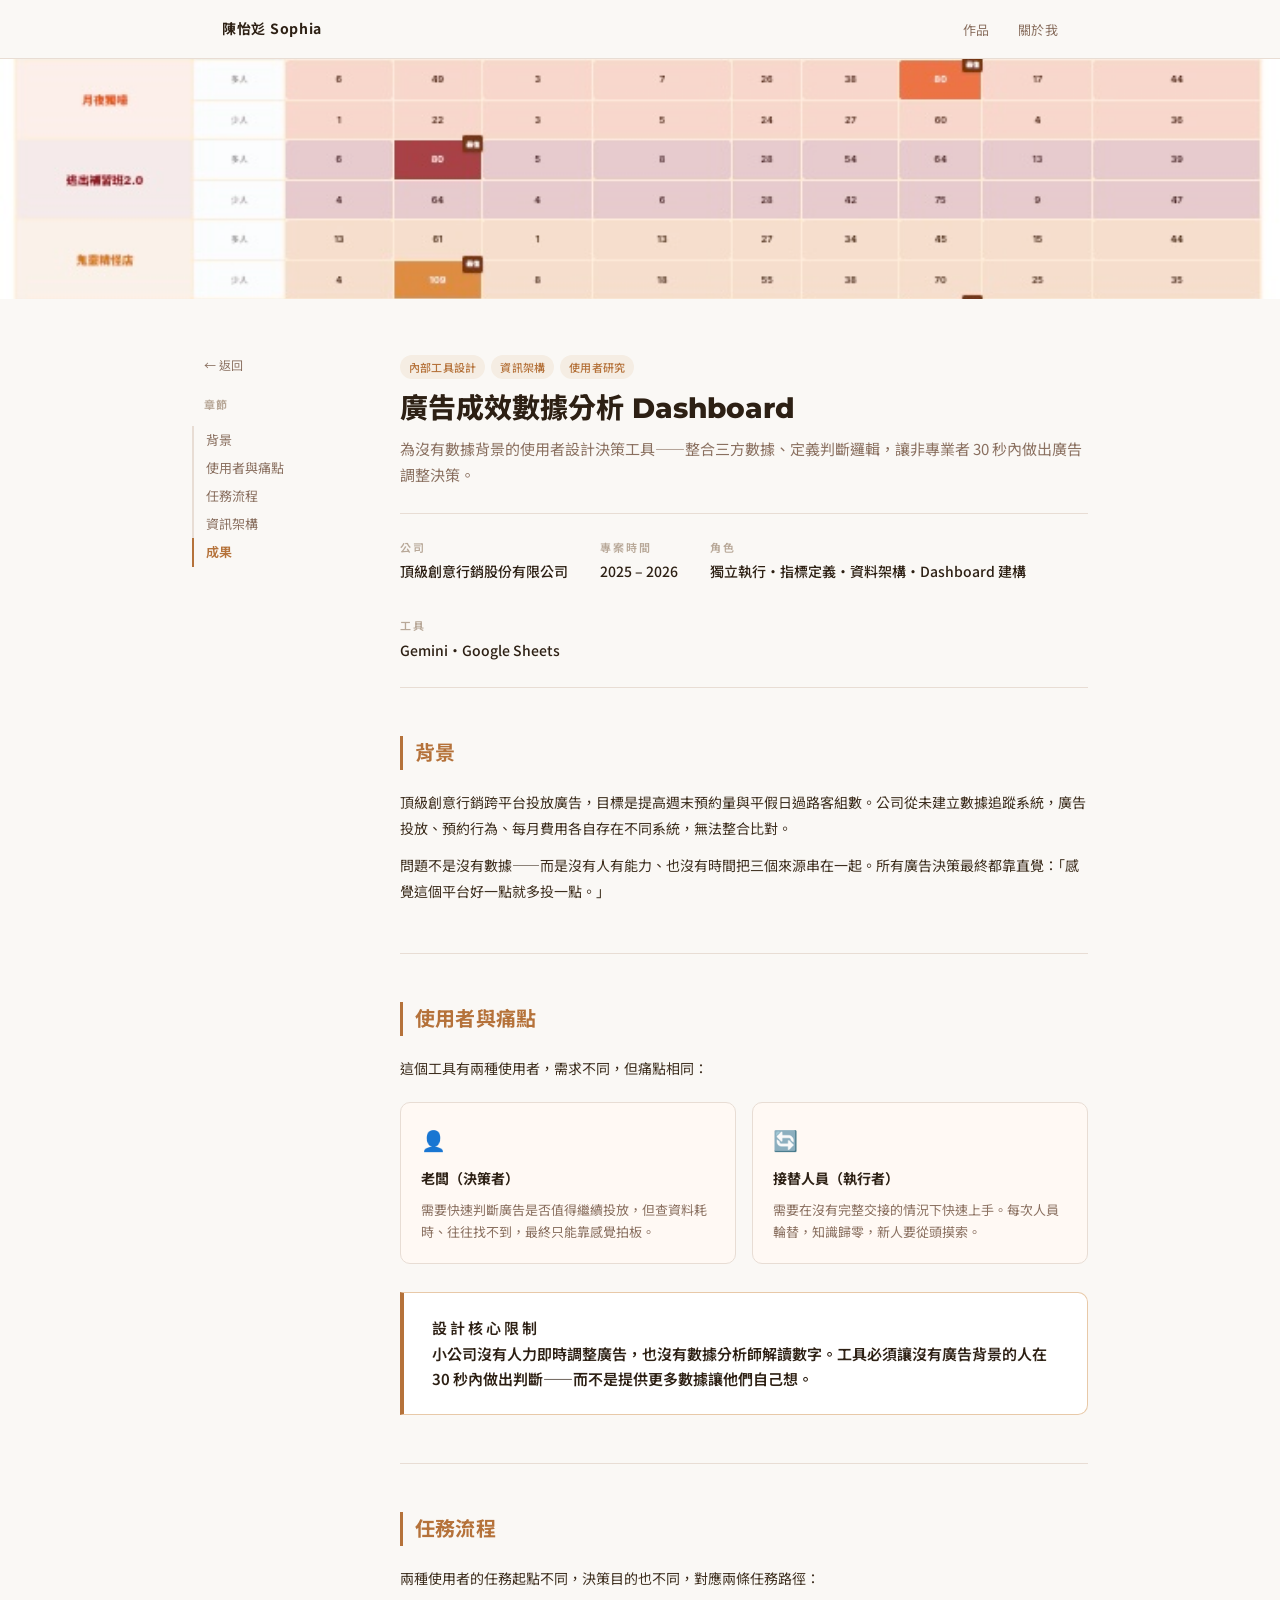
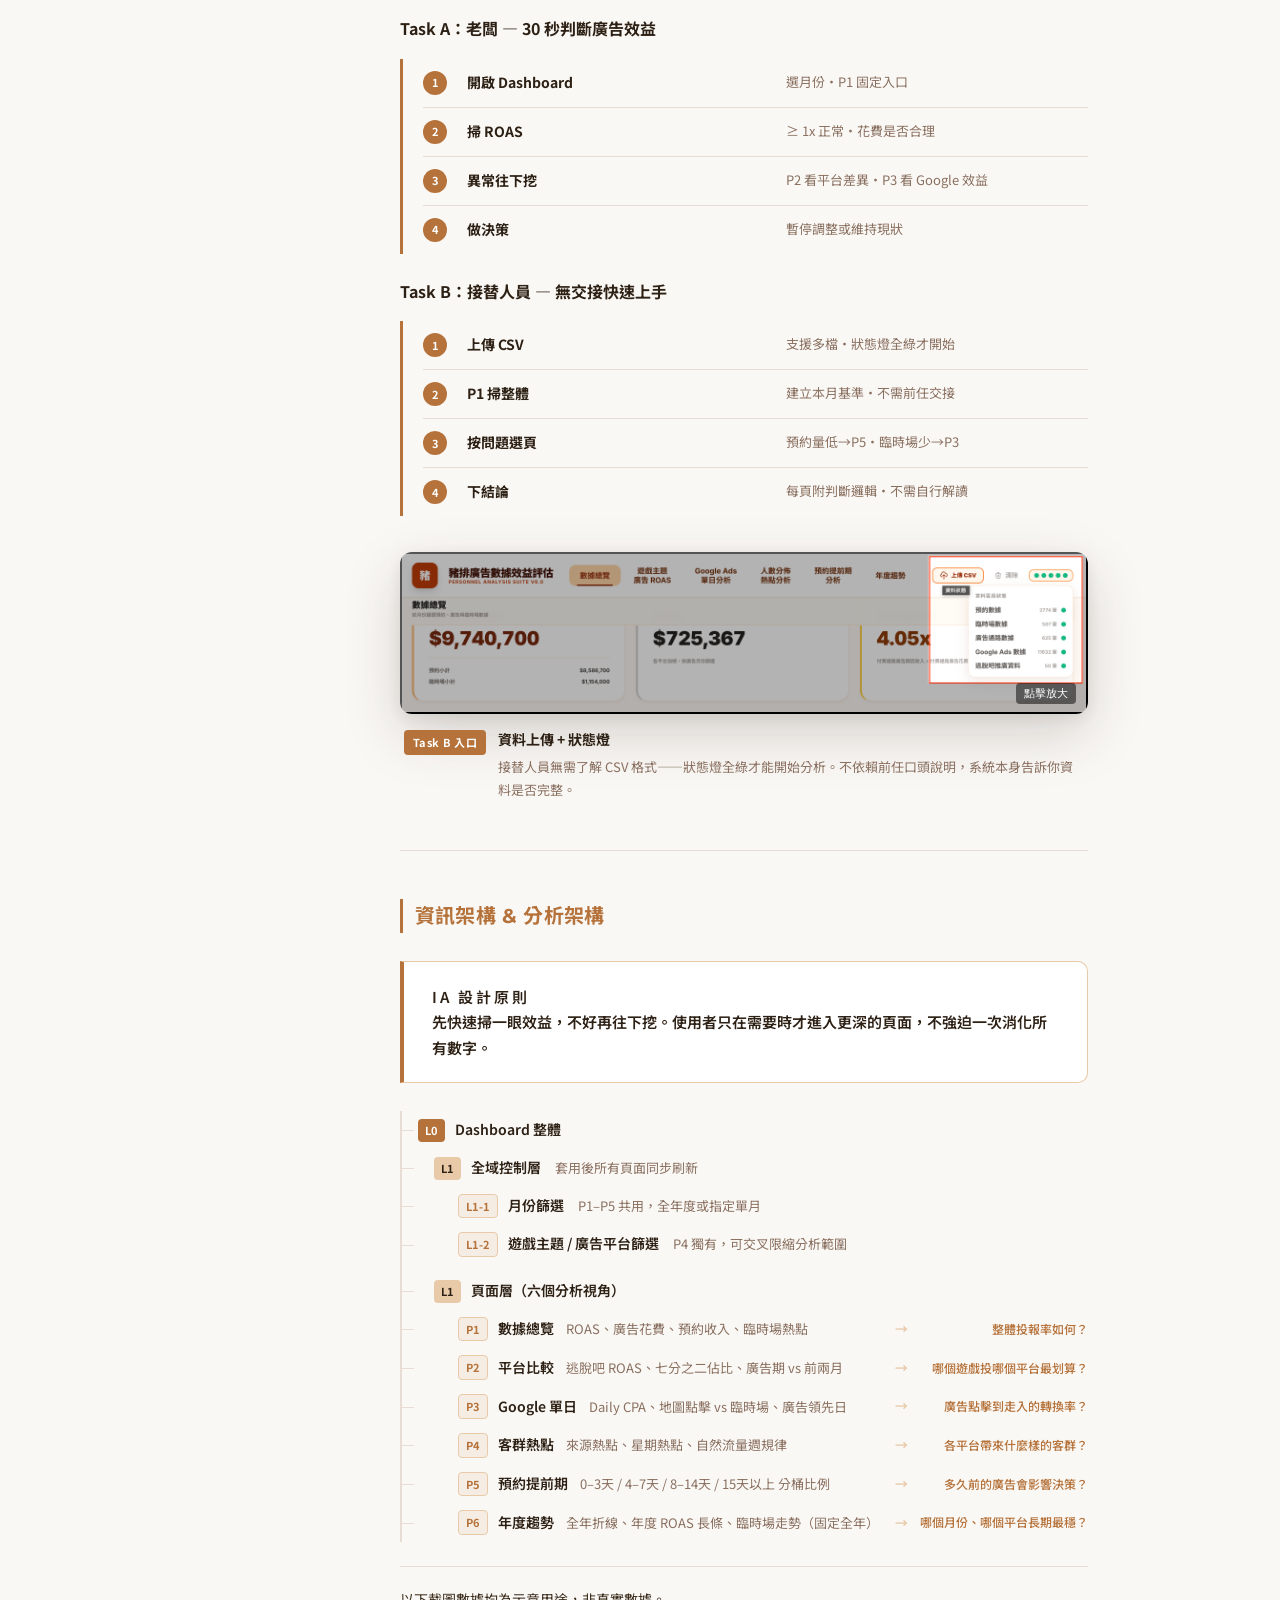
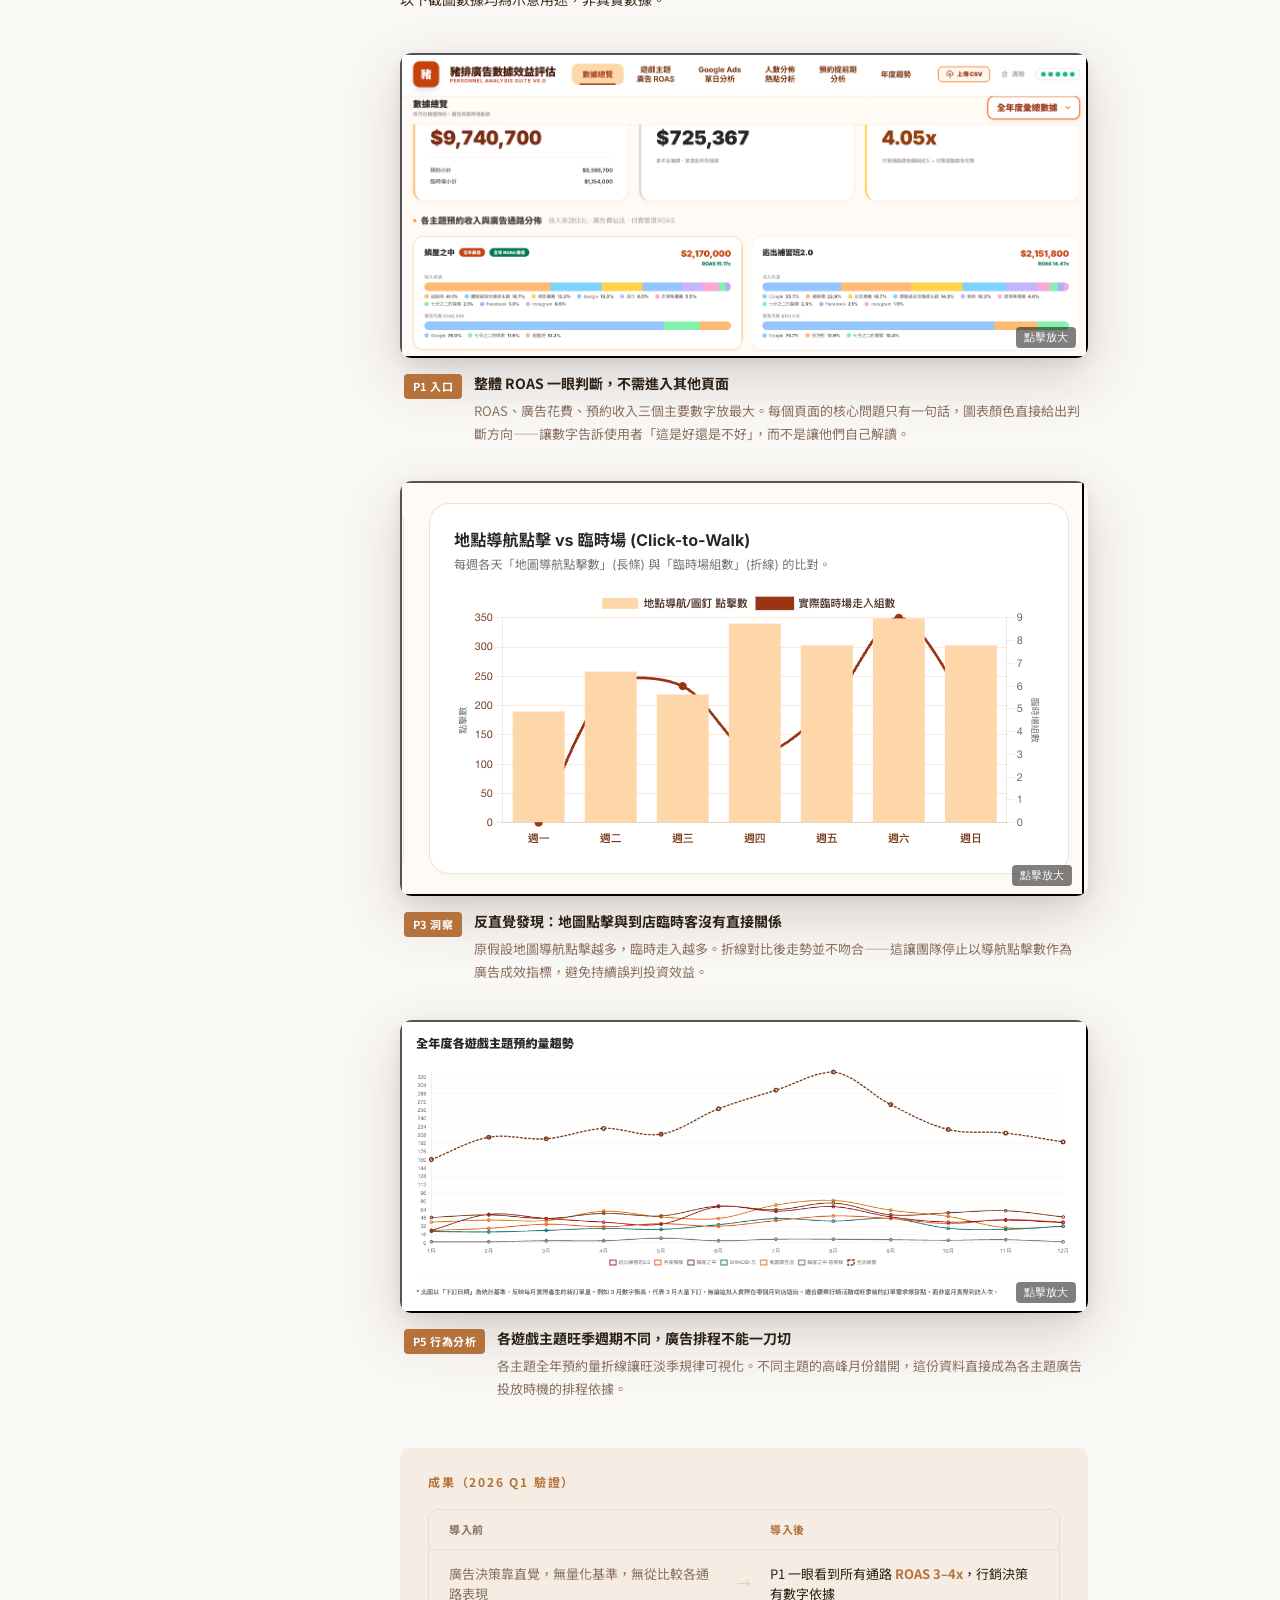
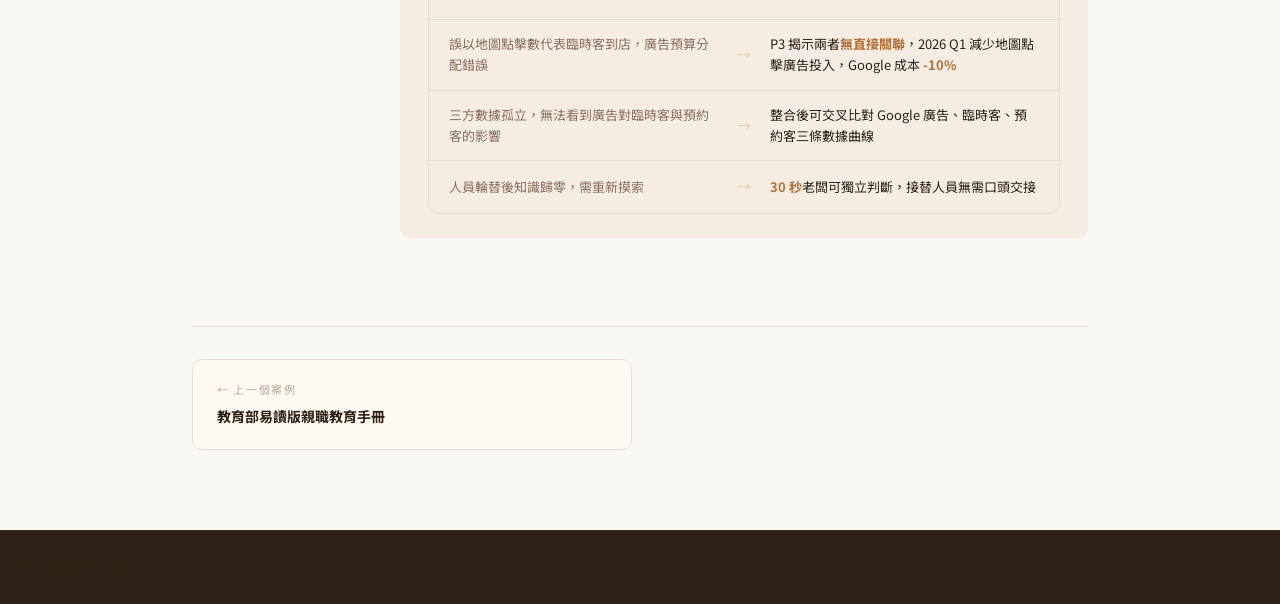
<file: project-5.html>
<!DOCTYPE html>
<html lang="zh-TW">
<head>
<meta charset="UTF-8">
<meta name="viewport" content="width=device-width, initial-scale=1.0">
<title>廣告 Dashboard — 陳怡彣 Sophia</title>
<meta property="og:type" content="article">
<meta property="og:title" content="廣告成效數據分析 Dashboard — 陳怡彣 Sophia">
<meta property="og:description" content="設計讓非專業者 30 秒做決策的內部工具，Google 成本 -10%、ROAS 3–4。">
<meta property="og:url" content="https://sophchenchen.github.io/portfolio/project-5.html">
<meta property="og:image" content="https://sophchenchen.github.io/portfolio/assets/%E5%BB%A3%E5%91%8ADashboard/cover.jpeg">
<link rel="stylesheet" href="style.css">
</head>
<body>

<!-- Nav -->
<nav>
  <div class="container">
    <a href="index.html" class="nav-name">陳怡彣 Sophia</a>
    <ul class="nav-links">
      <li><a href="index.html#projects">作品</a></li>
      <li><a href="index.html#about">關於我</a></li>
    </ul>
  </div>
</nav>

<!-- Hero Image -->
<div class="project-hero project-hero--image-only project-hero--short">
  <img src="assets/廣告Dashboard/cover.jpeg" alt="廣告成效數據分析 Dashboard" fetchpriority="high">
</div>

<!-- Content -->
<div class="project-content">

  <div class="project-layout">

    <!-- TOC 桌面側欄 -->
    <aside class="toc">
      <a href="index.html" class="toc-back">← 返回</a>
      <p class="toc-title">章節</p>
      <ul>
        <li><a href="#section-bg">背景</a></li>
        <li><a href="#section-users">使用者與痛點</a></li>
        <li><a href="#section-flow">任務流程</a></li>
        <li><a href="#section-ia">資訊架構</a></li>
        <li><a href="#section-outcome">成果</a></li>
      </ul>
    </aside>

    <!-- 主要內容 -->
    <div class="project-main">

      <!-- Intro -->
      <div class="project-intro">
        <div class="card-tags">
          <span class="card-tag">內部工具設計</span>
          <span class="card-tag">資訊架構</span>
          <span class="card-tag">使用者研究</span>
        </div>
        <h1 class="project-hero-title">廣告成效數據分析 Dashboard</h1>
        <p class="project-hero-desc">為沒有數據背景的使用者設計決策工具——整合三方數據、定義判斷邏輯，讓非專業者 30 秒內做出廣告調整決策。</p>
      </div>

      <!-- Meta -->
      <div class="project-meta">
        <div class="meta-item">
          <span class="meta-label">公司</span>
          <span class="meta-value">頂級創意行銷股份有限公司</span>
        </div>
        <div class="meta-item">
          <span class="meta-label">專案時間</span>
          <span class="meta-value">2025 – 2026</span>
        </div>
        <div class="meta-item">
          <span class="meta-label">角色</span>
          <span class="meta-value">獨立執行・指標定義・資料架構・Dashboard 建構</span>
        </div>
        <div class="meta-item">
          <span class="meta-label">工具</span>
          <span class="meta-value">Gemini・Google Sheets</span>
        </div>
      </div>

      <!-- 背景 -->
      <div class="content-section" id="section-bg">
        <h2>背景</h2>
        <p>頂級創意行銷跨平台投放廣告，目標是提高週末預約量與平假日過路客組數。公司從未建立數據追蹤系統，廣告投放、預約行為、每月費用各自存在不同系統，無法整合比對。</p>
        <p>問題不是沒有數據——而是沒有人有能力、也沒有時間把三個來源串在一起。所有廣告決策最終都靠直覺：「感覺這個平台好一點就多投一點。」</p>
      </div>

      <!-- 使用者與痛點 -->
      <div class="content-section" id="section-users">
        <h2>使用者與痛點</h2>
        <p>這個工具有兩種使用者，需求不同，但痛點相同：</p>
        <div class="design-cards">
          <div class="design-card">
            <div class="design-card-icon">👤</div>
            <h4>老闆（決策者）</h4>
            <p>需要快速判斷廣告是否值得繼續投放，但查資料耗時、往往找不到，最終只能靠感覺拍板。</p>
          </div>
          <div class="design-card">
            <div class="design-card-icon">🔄</div>
            <h4>接替人員（執行者）</h4>
            <p>需要在沒有完整交接的情況下快速上手。每次人員輪替，知識歸零，新人要從頭摸索。</p>
          </div>
        </div>
        <div class="insight-pull">
          <p class="insight-label">設計核心限制</p>
          <p>小公司沒有人力即時調整廣告，也沒有數據分析師解讀數字。工具必須讓沒有廣告背景的人在 30 秒內做出判斷——而不是提供更多數據讓他們自己想。</p>
        </div>
      </div>

      <!-- 任務流程 -->
      <div class="content-section" id="section-flow">
        <h2>任務流程</h2>
        <p>兩種使用者的任務起點不同，決策目的也不同，對應兩條任務路徑：</p>

        <h3>Task A：老闆 — 30 秒判斷廣告效益</h3>
        <div class="task-flow">
          <div class="task-step">
            <span class="task-step-num">1</span>
            <span class="task-step-name">開啟 Dashboard</span>
            <span class="task-step-desc">選月份・P1 固定入口</span>
          </div>
          <div class="task-step">
            <span class="task-step-num">2</span>
            <span class="task-step-name">掃 ROAS</span>
            <span class="task-step-desc">≥ 1x 正常・花費是否合理</span>
          </div>
          <div class="task-step">
            <span class="task-step-num">3</span>
            <span class="task-step-name">異常往下挖</span>
            <span class="task-step-desc">P2 看平台差異・P3 看 Google 效益</span>
          </div>
          <div class="task-step">
            <span class="task-step-num">4</span>
            <span class="task-step-name">做決策</span>
            <span class="task-step-desc">暫停調整或維持現狀</span>
          </div>
        </div>

        <h3>Task B：接替人員 — 無交接快速上手</h3>
        <div class="task-flow">
          <div class="task-step">
            <span class="task-step-num">1</span>
            <span class="task-step-name">上傳 CSV</span>
            <span class="task-step-desc">支援多檔・狀態燈全綠才開始</span>
          </div>
          <div class="task-step">
            <span class="task-step-num">2</span>
            <span class="task-step-name">P1 掃整體</span>
            <span class="task-step-desc">建立本月基準・不需前任交接</span>
          </div>
          <div class="task-step">
            <span class="task-step-num">3</span>
            <span class="task-step-name">按問題選頁</span>
            <span class="task-step-desc">預約量低→P5・臨時場少→P3</span>
          </div>
          <div class="task-step">
            <span class="task-step-num">4</span>
            <span class="task-step-name">下結論</span>
            <span class="task-step-desc">每頁附判斷邏輯・不需自行解讀</span>
          </div>
        </div>

        <div class="demo-feature">
          <div class="demo-feature-img">
            <button class="thumb-link" onclick="document.getElementById('lb-demo2').showModal()">
              <img src="assets/廣告Dashboard/demo2.png" alt="資料上傳與狀態燈">
              <span class="thumb-hint">點擊放大</span>
            </button>
          </div>
          <div class="demo-feature-caption">
            <span class="demo-feature-tag">Task B 入口</span>
            <div class="demo-feature-body">
              <h4>資料上傳 + 狀態燈</h4>
              <p>接替人員無需了解 CSV 格式——狀態燈全綠才能開始分析。不依賴前任口頭說明，系統本身告訴你資料是否完整。</p>
            </div>
          </div>
        </div>

      </div>

      <!-- 資訊架構 & 分析架構（合併節） -->
      <div class="content-section" id="section-ia">
        <h2>資訊架構 &amp; 分析架構</h2>

        <div class="insight-pull">
          <p class="insight-label">IA 設計原則</p>
          <p>先快速掃一眼效益，不好再往下挖。使用者只在需要時才進入更深的頁面，不強迫一次消化所有數字。</p>
        </div>

        <!-- IA 樹狀圖 -->
        <div class="ia-tree">

          <div class="ia-node ia-node--l0">
            <span class="ia-level ia-level--l0">L0</span>
            <span class="ia-name">Dashboard 整體</span>
          </div>

          <div class="ia-node ia-node--l1">
            <span class="ia-level ia-level--l1">L1</span>
            <span class="ia-name">全域控制層</span>
            <span class="ia-desc">套用後所有頁面同步刷新</span>
          </div>

          <div class="ia-node ia-node--l1x">
            <span class="ia-level ia-level--l1x">L1-1</span>
            <span class="ia-name">月份篩選</span>
            <span class="ia-desc">P1–P5 共用，全年度或指定單月</span>
          </div>

          <div class="ia-node ia-node--l1x">
            <span class="ia-level ia-level--l1x">L1-2</span>
            <span class="ia-name">遊戲主題 / 廣告平台篩選</span>
            <span class="ia-desc">P4 獨有，可交叉限縮分析範圍</span>
          </div>

          <div class="ia-node ia-node--l1" style="margin-top:8px;">
            <span class="ia-level ia-level--l1">L1</span>
            <span class="ia-name">頁面層（六個分析視角）</span>
          </div>

          <div class="ia-node ia-node--l1x ia-node--page">
            <span class="ia-level ia-level--l1x">P1</span>
            <div class="ia-page-content">
              <span class="ia-name">數據總覽</span>
              <span class="ia-desc">ROAS、廣告花費、預約收入、臨時場熱點</span>
            </div>
            <span class="ia-page-arrow">→</span>
            <span class="ia-page-question">整體投報率如何？</span>
          </div>

          <div class="ia-node ia-node--l1x ia-node--page">
            <span class="ia-level ia-level--l1x">P2</span>
            <div class="ia-page-content">
              <span class="ia-name">平台比較</span>
              <span class="ia-desc">逃脫吧 ROAS、七分之二佔比、廣告期 vs 前兩月</span>
            </div>
            <span class="ia-page-arrow">→</span>
            <span class="ia-page-question">哪個遊戲投哪個平台最划算？</span>
          </div>

          <div class="ia-node ia-node--l1x ia-node--page">
            <span class="ia-level ia-level--l1x">P3</span>
            <div class="ia-page-content">
              <span class="ia-name">Google 單日</span>
              <span class="ia-desc">Daily CPA、地圖點擊 vs 臨時場、廣告領先日</span>
            </div>
            <span class="ia-page-arrow">→</span>
            <span class="ia-page-question">廣告點擊到走入的轉換率？</span>
          </div>

          <div class="ia-node ia-node--l1x ia-node--page">
            <span class="ia-level ia-level--l1x">P4</span>
            <div class="ia-page-content">
              <span class="ia-name">客群熱點</span>
              <span class="ia-desc">來源熱點、星期熱點、自然流量週規律</span>
            </div>
            <span class="ia-page-arrow">→</span>
            <span class="ia-page-question">各平台帶來什麼樣的客群？</span>
          </div>

          <div class="ia-node ia-node--l1x ia-node--page">
            <span class="ia-level ia-level--l1x">P5</span>
            <div class="ia-page-content">
              <span class="ia-name">預約提前期</span>
              <span class="ia-desc">0–3天 / 4–7天 / 8–14天 / 15天以上 分桶比例</span>
            </div>
            <span class="ia-page-arrow">→</span>
            <span class="ia-page-question">多久前的廣告會影響決策？</span>
          </div>

          <div class="ia-node ia-node--l1x ia-node--page">
            <span class="ia-level ia-level--l1x">P6</span>
            <div class="ia-page-content">
              <span class="ia-name">年度趨勢</span>
              <span class="ia-desc">全年折線、年度 ROAS 長條、臨時場走勢（固定全年）</span>
            </div>
            <span class="ia-page-arrow">→</span>
            <span class="ia-page-question">哪個月份、哪個平台長期最穩？</span>
          </div>

        </div>

        <!-- 截圖洞察案例：P1 → P3 → P5 -->
        <p class="image-caption" style="padding: 20px 0 4px; background: none;">以下截圖數據均為示意用途，非真實數據。</p>

        <div class="demo-feature">
          <div class="demo-feature-img">
            <button class="thumb-link" onclick="document.getElementById('lb-demo1').showModal()">
              <img src="assets/廣告Dashboard/demo1.png" alt="Dashboard P1 入口設計">
              <span class="thumb-hint">點擊放大</span>
            </button>
          </div>
          <div class="demo-feature-caption">
            <span class="demo-feature-tag">P1 入口</span>
            <div class="demo-feature-body">
              <h4>整體 ROAS 一眼判斷，不需進入其他頁面</h4>
              <p>ROAS、廣告花費、預約收入三個主要數字放最大。每個頁面的核心問題只有一句話，圖表顏色直接給出判斷方向——讓數字告訴使用者「這是好還是不好」，而不是讓他們自己解讀。</p>
            </div>
          </div>
        </div>

        <div class="demo-feature">
          <div class="demo-feature-img">
            <button class="thumb-link" onclick="document.getElementById('lb-demo3').showModal()">
              <img src="assets/廣告Dashboard/demo3.png" alt="地圖導航點擊 vs 臨時場走入折線圖">
              <span class="thumb-hint">點擊放大</span>
            </button>
          </div>
          <div class="demo-feature-caption">
            <span class="demo-feature-tag">P3 洞察</span>
            <div class="demo-feature-body">
              <h4>反直覺發現：地圖點擊與到店臨時客沒有直接關係</h4>
              <p>原假設地圖導航點擊越多，臨時走入越多。折線對比後走勢並不吻合——這讓團隊停止以導航點擊數作為廣告成效指標，避免持續誤判投資效益。</p>
            </div>
          </div>
        </div>

        <div class="demo-feature">
          <div class="demo-feature-img">
            <button class="thumb-link" onclick="document.getElementById('lb-demo4').showModal()">
              <img src="assets/廣告Dashboard/demo4.png" alt="年度主題預約趨勢折線圖">
              <span class="thumb-hint">點擊放大</span>
            </button>
          </div>
          <div class="demo-feature-caption">
            <span class="demo-feature-tag">P5 行為分析</span>
            <div class="demo-feature-body">
              <h4>各遊戲主題旺季週期不同，廣告排程不能一刀切</h4>
              <p>各主題全年預約量折線讓旺淡季規律可視化。不同主題的高峰月份錯開，這份資料直接成為各主題廣告投放時機的排程依據。</p>
            </div>
          </div>
        </div>

      </div>

      <!-- 成果 -->
      <div id="section-outcome">
        <div class="outcomes">
          <h3>成果（2026 Q1 驗證）</h3>

          <div class="outcome-pairs" style="margin-top: 16px;">
            <div class="outcome-pair-header">
              <span class="outcome-col-label">導入前</span>
              <span></span>
              <span class="outcome-col-label after">導入後</span>
            </div>
            <div class="outcome-pair">
              <span class="outcome-before">廣告決策靠直覺，無量化基準，無從比較各通路表現</span>
              <span class="outcome-arrow">→</span>
              <span class="outcome-after">P1 一眼看到所有通路 <strong>ROAS 3–4x</strong>，行銷決策有數字依據</span>
            </div>
            <div class="outcome-pair">
              <span class="outcome-before">誤以地圖點擊數代表臨時客到店，廣告預算分配錯誤</span>
              <span class="outcome-arrow">→</span>
              <span class="outcome-after">P3 揭示兩者<strong>無直接關聯</strong>，2026 Q1 減少地圖點擊廣告投入，Google 成本 <strong>-10%</strong></span>
            </div>
            <div class="outcome-pair">
              <span class="outcome-before">三方數據孤立，無法看到廣告對臨時客與預約客的影響</span>
              <span class="outcome-arrow">→</span>
              <span class="outcome-after">整合後可交叉比對 Google 廣告、臨時客、預約客三條數據曲線</span>
            </div>
            <div class="outcome-pair">
              <span class="outcome-before">人員輪替後知識歸零，需重新摸索</span>
              <span class="outcome-arrow">→</span>
              <span class="outcome-after"><strong>30 秒</strong>老闆可獨立判斷，接替人員無需口頭交接</span>
            </div>
          </div>


        </div>
      </div>

    </div><!-- end project-main -->
  </div><!-- end project-layout -->

  <!-- 手機版浮動目錄 -->
  <details class="toc-mobile">
    <summary>章節 ☰</summary>
    <div class="toc-mobile-list">
      <a href="#section-bg">背景</a>
      <a href="#section-users">使用者與痛點</a>
      <a href="#section-flow">任務流程</a>
      <a href="#section-ia">資訊架構</a>
      <a href="#section-outcome">成果</a>
    </div>
  </details>

  <!-- 專案導覽 -->
  <div class="project-nav">
    <a href="project-4.html" class="project-nav-item prev">
      <p class="nav-dir">← 上一個案例</p>
      <p class="nav-title">教育部易讀版親職教育手冊</p>
    </a>
    <div></div>
  </div>

</div>

<!-- Footer -->
<footer>
  <p>© 2026 陳怡彣 Sophia</p>
</footer>

<script src="main.js"></script>

<dialog id="lb-demo1" class="lightbox" onclick="this.close()">
  <img src="assets/廣告Dashboard/demo1.png" alt="Dashboard P1 數據總覽">
</dialog>
<dialog id="lb-demo2" class="lightbox" onclick="this.close()">
  <img src="assets/廣告Dashboard/demo2.png" alt="資料上傳與狀態燈">
</dialog>
<dialog id="lb-demo3" class="lightbox" onclick="this.close()">
  <img src="assets/廣告Dashboard/demo3.png" alt="地圖導航點擊 vs 臨時場走入折線圖">
</dialog>
<dialog id="lb-demo4" class="lightbox" onclick="this.close()">
  <img src="assets/廣告Dashboard/demo4.png" alt="年度主題預約趨勢折線圖">
</dialog>
</body>
</html>
</file>
<file: style.css>
/* ============================================================
   作品集共用樣式
   色調：溫和暖色調（米白底、赭土橙、奶茶棕）
   ============================================================ */

@import url('https://fonts.googleapis.com/css2?family=Montserrat:wght@600;700;800&family=Noto+Sans+TC:wght@400;500;700&display=swap');

:root {
  --bg:         #faf8f5;       /* 主背景：暖米白 */
  --bg-card:    #fff9f4;       /* 卡片背景：奶油白 */
  --bg-dark:    #2d2014;       /* 深色區塊：深咖啡 */
  --accent:     #b5723a;       /* 主色：赭土橙 */
  --accent-lt:  #e8c9a8;       /* 淡版：奶茶 */
  --accent-bg:  #f5ede3;       /* 超淡：背景用 */
  --text:       #2d2014;       /* 主文字：深咖啡 */
  --muted:      #8a7060;       /* 次要文字：暖灰棕 */
  --muted-lt:   #b8a898;       /* 更淡 */
  --rule:       #e8ddd4;       /* 分隔線 */
  --font:         "Noto Sans TC", "PingFang TC", "Microsoft JhengHei", sans-serif;
  --font-heading: "Montserrat", "Noto Sans TC", "PingFang TC", sans-serif;
}

*, *::before, *::after { box-sizing: border-box; margin: 0; padding: 0; }

html { scroll-behavior: smooth; }

body {
  font-family: var(--font);
  font-size: 15px;
  line-height: 1.7;
  color: var(--text);
  background: var(--bg);
}

a {
  color: inherit;
  text-decoration: none;
}

img {
  display: block;
  width: 100%;
  height: 100%;
  object-fit: cover;
}

/* ── Layout ──────────────────────────────────────────────── */
.container {
  max-width: 900px;
  margin: 0 auto;
  padding: 0 32px;
}

.container--wide {
  max-width: 1200px;
  margin: 0 auto;
  padding: 0 40px;
}

/* ── Nav ─────────────────────────────────────────────────── */
nav {
  position: sticky;
  top: 0;
  z-index: 100;
  background: var(--bg);
  border-bottom: 1px solid var(--rule);
  padding: 16px 0;
}

nav .container {
  display: flex;
  justify-content: space-between;
  align-items: center;
}

.nav-name {
  font-size: 14px;
  font-weight: 700;
  letter-spacing: 0.05em;
  color: var(--text);
}

.nav-links {
  display: flex;
  gap: 28px;
  list-style: none;
}

.nav-links a {
  font-size: 13px;
  color: var(--muted);
  letter-spacing: 0.03em;
  transition: color 0.2s;
}

.nav-links a:hover { color: var(--accent); }

/* ── Hero（首頁） ────────────────────────────────────────── */
.hero {
  padding: 64px 0 48px;
  border-bottom: 1px solid var(--rule);
}

.hero-label {
  font-size: 12px;
  letter-spacing: 0.18em;
  text-transform: uppercase;
  color: var(--accent);
  font-weight: 600;
  margin-bottom: 20px;
}

.hero h1 {
  font-family: var(--font-heading);
  font-size: 42px;
  font-weight: 800;
  line-height: 1.15;
  letter-spacing: -0.02em;
  color: var(--text);
  margin-bottom: 20px;
}

.hero-sub {
  font-size: 16px;
  color: var(--muted);
  line-height: 1.8;
  margin-bottom: 32px;
}

.hero-tags {
  display: flex;
  flex-wrap: wrap;
  gap: 8px;
}

.tag {
  font-size: 12px;
  padding: 5px 12px;
  border-radius: 20px;
  background: var(--accent-bg);
  color: var(--accent);
  font-weight: 500;
  letter-spacing: 0.03em;
}

/* ── Section 標題 ────────────────────────────────────────── */
.section-header {
  padding: 56px 0 32px;
}

.section-label {
  font-size: 11px;
  letter-spacing: 0.2em;
  text-transform: uppercase;
  color: var(--muted);
  font-weight: 600;
  margin-bottom: 8px;
}

.section-header h2 {
  font-family: var(--font-heading);
  font-size: 28px;
  font-weight: 700;
  color: var(--text);
}

/* ── Project Cards ───────────────────────────────────────── */
.projects {
  padding-bottom: 80px;
}

.project-grid {
  display: grid;
  grid-template-columns: 1fr 1fr;
  gap: 28px;
}

.project-card:nth-child(7) {
  grid-column: 1 / -1;
  max-width: calc(50% - 14px);
  justify-self: center;
}

.project-card {
  background: var(--bg-card);
  border: 1px solid var(--rule);
  border-radius: 12px;
  overflow: hidden;
  transition: transform 0.25s, box-shadow 0.25s;
  cursor: pointer;
}

.project-card:hover {
  transform: translateY(-4px);
  box-shadow: 0 12px 32px rgba(45, 32, 20, 0.1);
}

.card-image {
  position: relative;
  width: 100%;
  aspect-ratio: 16 / 8;
  overflow: hidden;
  background: var(--accent-bg);
  transform: translateZ(0);
}

/* ── Card Overlay ────────────────────────────────────────── */
.card-overlay {
  position: absolute;
  inset: 0;
  background: rgba(45, 32, 20, 0.82);
  display: flex;
  align-items: center;
  justify-content: center;
  padding: 24px 28px;
  opacity: 0;
  transition: opacity 0.3s ease;
  will-change: opacity;
}
.project-card:hover .card-overlay {
  opacity: 1;
}
.card-overlay ul {
  list-style: none;
  padding: 0;
  margin: 0;
  display: flex;
  flex-direction: column;
  gap: 14px;
  width: 100%;
}
.card-overlay li {
  color: rgba(255, 255, 255, 0.92);
  font-size: 13px;
  line-height: 1.55;
  padding-left: 18px;
  position: relative;
  transform: translate3d(0, 6px, 0);
  opacity: 0;
  transition: opacity 0.25s ease, transform 0.25s ease;
  will-change: opacity, transform;
}
.project-card:hover .card-overlay li {
  opacity: 1;
  transform: translate3d(0, 0, 0);
}
.project-card:hover .card-overlay li:nth-child(1) { transition-delay: 0.05s; }
.project-card:hover .card-overlay li:nth-child(2) { transition-delay: 0.12s; }
.project-card:hover .card-overlay li:nth-child(3) { transition-delay: 0.19s; }
.card-overlay li::before {
  content: "—";
  position: absolute;
  left: 0;
  color: var(--accent-lt);
}


.card-body {
  padding: 24px 28px 28px;
}

.card-tags {
  display: flex;
  flex-wrap: wrap;
  gap: 6px;
  margin-bottom: 12px;
}

.card-tag {
  font-size: 11px;
  padding: 3px 9px;
  border-radius: 12px;
  background: var(--accent-bg);
  color: var(--accent);
  font-weight: 500;
  letter-spacing: 0.02em;
}

.card-body h3 {
  font-size: 18px;
  font-weight: 700;
  color: var(--text);
  margin-bottom: 8px;
  line-height: 1.4;
}


.card-body p {
  font-size: 13px;
  color: var(--muted);
  line-height: 1.7;
  margin-bottom: 20px;
}

.card-link {
  display: inline-flex;
  align-items: center;
  gap: 6px;
  font-size: 13px;
  font-weight: 600;
  color: var(--accent);
  letter-spacing: 0.03em;
}

.card-link::after {
  content: "→";
  transition: transform 0.2s;
}

.project-card:hover .card-link::after {
  transform: translateX(4px);
}

/* ── Intro（我是誰／怎麼工作） ──────────────────────────── */
.intro {
  padding: 72px 0 64px;
  border-bottom: 1px solid var(--rule);
}

.intro .section-label {
  margin-bottom: 24px;
}

.intro-content {
  max-width: 640px;
  display: flex;
  flex-direction: column;
  gap: 20px;
}

.intro-content p {
  font-size: 15px;
  line-height: 1.85;
  color: var(--muted);
}

.intro-motto {
  font-size: 15px !important;
  font-weight: 600 !important;
  color: var(--text) !important;
  padding-top: 4px;
}

/* ── Closing（結論） ─────────────────────────────────────── */
.closing {
  background: var(--bg-dark);
  color: #f5ede3;
  padding: 80px 0;
}

.closing p {
  font-size: 15px;
  line-height: 1.9;
  color: #c4a882;
  max-width: 600px;
  margin-bottom: 32px;
}

.closing-tagline {
  font-family: var(--font-heading);
  font-size: 22px !important;
  font-weight: 700;
  line-height: 1.6 !important;
  color: #fff !important;
  margin-bottom: 0 !important;
}

/* ── About（保留，project 頁面未用到，可清除） ───────────── */
.about {
  background: var(--bg-dark);
  color: #f5ede3;
  padding: 64px 0;
}

.about .container {
  display: grid;
  grid-template-columns: 1fr 1fr;
  gap: 48px;
  align-items: start;
}

.about h2 {
  font-size: 26px;
  font-weight: 700;
  margin-bottom: 16px;
  color: #fff;
}

.about p {
  font-size: 14px;
  line-height: 1.85;
  color: #c4a882;
}

.about-contact h3 {
  font-size: 13px;
  font-weight: 700;
  letter-spacing: 0.12em;
  text-transform: uppercase;
  color: var(--accent-lt);
  margin-bottom: 16px;
}

.contact-list {
  list-style: none;
  display: flex;
  flex-direction: column;
  gap: 10px;
}

.contact-list li {
  font-size: 13px;
  color: #c4a882;
  display: flex;
  align-items: center;
  gap: 10px;
}

.contact-list li span {
  font-size: 11px;
  letter-spacing: 0.1em;
  text-transform: uppercase;
  color: var(--muted-lt);
  min-width: 40px;
}

/* ── Footer ──────────────────────────────────────────────── */
footer {
  background: var(--bg-dark);
  border-top: 1px solid #3d2e1e;
  padding: 24px 0;
}

.footer-inner {
  display: flex;
  justify-content: space-between;
  align-items: center;
  gap: 16px;
}

.footer-contact {
  list-style: none;
  padding: 0;
  margin: 0;
  display: flex;
  gap: 24px;
}

.footer-contact li {
  font-size: 12px;
  color: #6b5040;
  letter-spacing: 0.03em;
}

.footer-copy {
  font-size: 12px;
  color: #6b5040;
  letter-spacing: 0.05em;
}

/* ── Project Page ────────────────────────────────────────── */
.project-hero {
  height: 420px;
  overflow: hidden;
  position: relative;
  background: var(--accent-bg);
}

/* ── Hero B variant（淺色疊層）────────────────────────────── */
.project-hero-overlay--light {
  background: linear-gradient(to top, rgba(245,237,227,0.92) 0%, rgba(245,237,227,0.5) 50%, transparent 80%);
}

.project-hero-text--light {
  background: none;
  backdrop-filter: none;
  border-radius: 0;
  margin: 0 48px 40px;
}

.project-hero-text--light h1 {
  color: var(--text);
}

.project-hero-text--light p {
  color: var(--muted);
}

.project-hero--image-only {
  height: 360px;
}
.project-hero--short {
  height: 240px;
}

.project-hero-below {
  max-width: 960px;
  margin: 0 auto;
  padding: 28px 32px 32px;
  border-bottom: 1px solid rgba(181, 114, 58, 0.12);
}

.project-intro {
  margin-bottom: 24px;
}

.project-hero-title {
  font-family: var(--font-heading);
  font-size: 28px;
  font-weight: 800;
  color: var(--text);
  line-height: 1.25;
  margin: 10px 0 10px;
}

.project-hero-desc {
  font-size: 15px;
  color: var(--muted);
  line-height: 1.75;
  margin: 0;
}

.project-summary {
  font-size: 15px;
  color: var(--muted);
  line-height: 1.75;
  margin-bottom: 24px;
  max-width: 600px;
}

.project-hero img {
  width: 100%;
  height: 100%;
  object-fit: cover;
}

.project-hero-overlay {
  position: absolute;
  inset: 0;
  background: linear-gradient(to top, rgba(45,32,20,0.7) 0%, transparent 60%);
  display: flex;
  align-items: flex-end;
}

.project-hero-text {
  padding: 32px 40px;
  color: #fff;
  background: rgba(30, 18, 8, 0.35);
  backdrop-filter: blur(3px);
  border-radius: 8px;
  margin: 0 40px 40px;
  max-width: 600px;
}

.project-hero-text .hero-label {
  color: var(--accent-lt);
  margin-bottom: 12px;
}

.project-hero-text h1 {
  font-size: 36px;
  font-weight: 800;
  line-height: 1.2;
  margin-bottom: 10px;
  color: #fff;
}

.project-hero-text p {
  font-size: 15px;
  color: rgba(255,255,255,0.8);
  max-width: 560px;
}

/* ── Project Content ─────────────────────────────────────── */
.project-content {
  max-width: 720px;
  margin: 0 auto;
  padding: 56px 32px 80px;
}

.project-meta {
  display: flex;
  flex-wrap: wrap;
  gap: 32px;
  padding: 24px 0;
  border-top: 1px solid var(--rule);
  border-bottom: 1px solid var(--rule);
  margin-bottom: 48px;
}

.meta-item {
  display: flex;
  flex-direction: column;
  gap: 4px;
}

.meta-label {
  font-size: 10px;
  letter-spacing: 0.18em;
  text-transform: uppercase;
  color: var(--muted-lt);
  font-weight: 600;
}

.meta-value {
  font-size: 13px;
  color: var(--text);
  font-weight: 500;
}

/* ── Content Sections ────────────────────────────────────── */
.content-section {
  margin-bottom: 48px;
}

.content-section + .content-section {
  border-top: 1px solid var(--rule);
  padding-top: 40px;
  margin-top: 8px;
}

.content-section h2 {
  font-family: var(--font-heading);
  font-size: 20px;
  font-weight: 700;
  letter-spacing: 0.01em;
  color: var(--accent);
  border-left: 3px solid var(--accent);
  padding-left: 12px;
  margin-bottom: 20px;
  margin-top: 8px;
  transition: border-left-width 0.3s ease;
}
.content-section:target h2 {
  border-left-width: 5px;
}

.content-section h3 {
  font-size: 16px;
  font-weight: 700;
  color: var(--text);
  margin: 24px 0 8px;
}

.content-section p {
  font-size: 14px;
  line-height: 1.85;
  color: #3d2e1e;
  margin-bottom: 12px;
}

.content-section ul {
  list-style: none;
  padding: 0;
  margin-bottom: 12px;
}

.content-section ul li {
  font-size: 14px;
  line-height: 1.85;
  color: #3d2e1e;
  padding-left: 18px;
  position: relative;
  margin-bottom: 6px;
}

.content-section ul li::before {
  content: "▸";
  position: absolute;
  left: 0;
  color: var(--accent);
  font-size: 11px;
  top: 4px;
}

/* 強調數字 */
.stat-highlight {
  display: inline-block;
  font-size: 13px;
  font-weight: 700;
  color: var(--accent);
  background: var(--accent-bg);
  padding: 2px 8px;
  border-radius: 4px;
}

/* 成果區塊 */
.outcomes {
  background: var(--accent-bg);
  border-radius: 10px;
  padding: 24px 28px;
  margin: 24px 0;
}

.outcomes h3 {
  font-size: 12px;
  letter-spacing: 0.15em;
  text-transform: uppercase;
  color: var(--accent);
  font-weight: 700;
  margin-bottom: 16px;
}

.outcome-list {
  list-style: none;
  display: flex;
  flex-direction: column;
  gap: 10px;
}

.outcome-list li {
  font-size: 14px;
  color: var(--text);
  padding-left: 0;
  display: flex;
  align-items: baseline;
  gap: 10px;
}

.outcome-list li::before { display: none; }

.outcome-num {
  font-family: var(--font-heading);
  font-size: 24px;
  font-weight: 800;
  color: var(--accent);
  line-height: 1;
  min-width: fit-content;
}

/* ── 圖片區塊 ────────────────────────────────────────────── */
.image-block {
  margin: 32px 0;
  border-radius: 10px;
  overflow: hidden;
  background: var(--accent-bg);
}

.image-block img {
  width: 100%;
  height: auto;
  object-fit: contain;
  max-height: 480px;
}

.image-caption {
  font-size: 12px;
  color: var(--muted);
  padding: 10px 16px;
  background: var(--bg-card);
  border-top: 1px solid var(--rule);
}

/* ── 外部連結區塊 ───────────────────────────────────────────── */
.external-link-block {
  display: flex;
  align-items: center;
  justify-content: space-between;
  text-decoration: none;
  background: #fff;
  border: 2px solid var(--accent);
  border-radius: 10px;
  padding: 18px 24px;
  margin-top: 20px;
  transition: background 0.2s;
}

.external-link-block:hover {
  background: var(--accent-bg);
}

.external-link-content {
  display: flex;
  flex-direction: column;
  gap: 4px;
}

.external-link-label {
  font-size: 11px;
  font-weight: 600;
  color: var(--accent);
  text-transform: uppercase;
  letter-spacing: 0.08em;
  margin: 0;
}

.external-link-title {
  font-size: 14px;
  color: var(--text);
  font-weight: 500;
  margin: 0;
}

.external-link-arrow {
  font-size: 20px;
  color: var(--accent);
  flex-shrink: 0;
  margin-left: 16px;
}

/* ── 成果雙欄 ────────────────────────────────────────────── */
.result-grid {
  display: grid;
  grid-template-columns: 1fr 1fr;
  gap: 24px;
  align-items: start;
  margin: 32px 0;
}

.result-grid .image-block {
  margin: 0;
}

.result-grid .outcomes {
  margin: 0;
  height: 100%;
}

@media (max-width: 640px) {
  .result-grid {
    grid-template-columns: 1fr;
  }
}

/* ── 影片區塊 ────────────────────────────────────────────── */
.video-block {
  margin: 32px 0;
  border-radius: 10px;
  overflow: hidden;
  background: #1a1008;
}

.video-block video {
  width: 100%;
  display: block;
  max-height: 400px;
  object-fit: cover;
}

.video-caption {
  font-size: 12px;
  color: var(--muted);
  padding: 10px 16px;
  background: var(--bg-card);
  border-top: 1px solid var(--rule);
}

/* ── 表格 ────────────────────────────────────────────────── */
.content-table {
  width: 100%;
  border-collapse: collapse;
  margin: 20px 0;
  font-size: 13px;
}

.content-table th {
  text-align: left;
  padding: 10px 14px;
  background: var(--accent-bg);
  color: var(--accent);
  font-size: 11px;
  letter-spacing: 0.1em;
  text-transform: uppercase;
  font-weight: 700;
  border-bottom: 2px solid var(--accent-lt);
}

.content-table td {
  padding: 10px 14px;
  border-bottom: 1px solid var(--rule);
  color: #3d2e1e;
  vertical-align: top;
  line-height: 1.6;
}

.content-table tr:last-child td { border-bottom: none; }

/* ── 專案導覽 ────────────────────────────────────────────── */
.project-nav {
  display: grid;
  grid-template-columns: 1fr 1fr;
  gap: 16px;
  margin-top: 64px;
  padding-top: 32px;
  border-top: 1px solid var(--rule);
}

.project-nav-item {
  padding: 20px 24px;
  background: var(--bg-card);
  border: 1px solid var(--rule);
  border-radius: 10px;
  transition: border-color 0.2s, transform 0.2s;
}

.project-nav-item:hover {
  border-color: var(--accent-lt);
  transform: translateY(-2px);
}

.project-nav-item .nav-dir {
  font-size: 11px;
  letter-spacing: 0.15em;
  text-transform: uppercase;
  color: var(--muted-lt);
  margin-bottom: 6px;
}

.project-nav-item .nav-title {
  font-size: 14px;
  font-weight: 700;
  color: var(--text);
}

.project-nav-item.next { text-align: right; }

/* ── Back to index ───────────────────────────────────────── */
.back-link {
  display: inline-flex;
  align-items: center;
  gap: 6px;
  font-size: 13px;
  color: var(--muted);
  padding: 20px 0 0;
  transition: color 0.2s;
}

.back-link:hover { color: var(--accent); }

.back-link::before { content: "←"; }

/* ── Hero label 底色 ─────────────────────────────────────── */
.hero-tags {
  display: flex;
  flex-wrap: wrap;
  gap: 6px;
  margin-bottom: 14px;
}

.hero-tag {
  font-size: 11px;
  padding: 3px 10px;
  border-radius: 12px;
  background: rgba(255,255,255,0.18);
  backdrop-filter: blur(4px);
  border: 1px solid rgba(255,255,255,0.3);
  color: #fff;
  font-weight: 500;
  letter-spacing: 0.04em;
}

/* ── Meta 字體修正 ───────────────────────────────────────── */
.meta-label {
  font-size: 11px;
}

.meta-value {
  font-size: 14px;
}

/* ── 專案頁面寬容器 + TOC 側欄 ───────────────────────────── */
.project-content {
  max-width: 960px;
}

.project-layout {
  display: flex;
  gap: 48px;
  align-items: flex-start;
}

.project-main {
  flex: 1;
  min-width: 0;
}

/* ── TOC 桌面側欄 ────────────────────────────────────────── */
.toc {
  width: 160px;
  flex-shrink: 0;
  position: sticky;
  top: 88px;
  align-self: flex-start;
}

.toc-back {
  display: block;
  font-size: 12px;
  color: var(--muted);
  margin-bottom: 20px;
  padding-left: 12px;
  text-decoration: none;
  transition: color 0.2s;
}

.toc-back:hover {
  color: var(--accent);
}

.toc-title {
  font-size: 11px;
  font-weight: 700;
  color: var(--muted-lt);
  text-transform: uppercase;
  letter-spacing: 0.12em;
  margin-bottom: 12px;
  padding-left: 12px;
}

.toc ul {
  list-style: none;
  padding: 0;
  margin: 0;
}

.toc ul li a {
  display: block;
  font-size: 13px;
  color: var(--muted);
  text-decoration: none;
  padding: 5px 0 5px 12px;
  border-left: 2px solid var(--rule);
  line-height: 1.4;
  transition: color 0.2s, border-color 0.2s;
}

.toc ul li a:hover {
  color: var(--accent);
  border-left-color: var(--accent);
}

/* ── TOC 手機浮動按鈕 ────────────────────────────────────── */
.toc-mobile {
  display: none;
  position: fixed;
  bottom: 24px;
  right: 20px;
  z-index: 200;
}

.toc-mobile summary {
  list-style: none;
  background: var(--accent);
  color: #fff;
  padding: 10px 18px;
  border-radius: 24px;
  font-size: 13px;
  font-weight: 600;
  cursor: pointer;
  box-shadow: 0 4px 16px rgba(116,66,16,0.3);
  user-select: none;
}

.toc-mobile summary::-webkit-details-marker { display: none; }

.toc-mobile-list {
  position: absolute;
  bottom: calc(100% + 8px);
  right: 0;
  background: #fff;
  border: 1.5px solid var(--rule);
  border-radius: 10px;
  padding: 8px 0;
  width: 150px;
  box-shadow: 0 8px 24px rgba(0,0,0,0.12);
}

.toc-mobile-list a {
  display: block;
  padding: 9px 16px;
  font-size: 13px;
  color: var(--text);
  text-decoration: none;
}

.toc-mobile-list a:hover {
  background: var(--accent-bg);
  color: var(--accent);
}

/* ── Lightbox ────────────────────────────────────────────── */
.thumb-link {
  display: block;
  position: relative;
  cursor: zoom-in;
  border-radius: 10px;
  overflow: hidden;
  background: var(--accent-bg);
  -webkit-tap-highlight-color: transparent;
  outline: none;
}

.thumb-link img {
  width: 100%;
  height: 200px;
  object-fit: cover;
  display: block;
  transition: opacity 0.2s;
}

.thumb-link:hover img { opacity: 0.88; }

.thumb-hint {
  position: absolute;
  bottom: 8px;
  right: 10px;
  background: rgba(0,0,0,0.5);
  color: #fff;
  font-size: 11px;
  padding: 3px 8px;
  border-radius: 4px;
  pointer-events: none;
}

/* ── Dialog Lightbox ─────────────────────────────────────── */
dialog.lightbox {
  border: none;
  background: transparent;
  padding: 0;
  margin: auto;
  max-width: 75vw;
  max-height: 85vh;
  overflow: hidden;
  outline: none;
  -webkit-tap-highlight-color: transparent;
}

@media (max-width: 768px) {
  dialog.lightbox {
    max-width: 95vw;
    max-height: 90vh;
  }
}

dialog.lightbox::backdrop {
  background: rgba(0,0,0,0.75);
  cursor: zoom-out;
}

dialog.lightbox img {
  width: 100%;
  max-height: 85vh;
  object-fit: contain;
  border-radius: 8px;
  display: block;
  box-shadow: 0 8px 40px rgba(0,0,0,0.4);
}

/* ── Design Decision Cards ───────────────────────────────── */
.design-cards {
  display: grid;
  grid-template-columns: 1fr 1fr;
  gap: 16px;
  margin: 20px 0 8px;
}

.design-card {
  background: var(--bg-card);
  border: 1px solid var(--rule);
  border-radius: 10px;
  padding: 20px;
  transition: transform 0.2s ease, box-shadow 0.2s ease, border-color 0.2s ease;
}
.design-card:hover {
  transform: translateY(-2px);
  box-shadow: 0 6px 20px rgba(45, 32, 20, 0.07);
  border-color: var(--accent-lt);
}

.design-card-icon {
  font-size: 20px;
  margin-bottom: 10px;
  color: var(--accent);
  font-weight: 800;
  letter-spacing: -0.02em;
}

.design-card h4 {
  font-size: 14px;
  font-weight: 700;
  color: var(--text);
  margin-bottom: 8px;
}

.design-card p {
  font-size: 13px;
  line-height: 1.7;
  color: var(--muted);
  margin: 0;
}

/* ── Demo Image Grid ─────────────────────────────────────── */
.demo-grid {
  display: grid;
  grid-template-columns: 1fr 1fr;
  gap: 12px;
  margin: 20px 0 6px;
}

.demo-grid .thumb-link {
  background: var(--accent-bg);
  cursor: zoom-in;
}

.demo-grid .thumb-link img {
  height: 160px;
  object-fit: cover;
}

@media (max-width: 640px) {
  .demo-grid { grid-template-columns: 1fr; }
}

/* ── Validation Flow ─────────────────────────────────────── */
.validation-flow {
  display: flex;
  align-items: stretch;
  gap: 8px;
  margin: 20px 0 8px;
  overflow-x: auto;
}

.validation-step {
  flex: 1;
  min-width: 120px;
  background: var(--bg-card);
  border: 1px solid var(--rule);
  border-radius: 10px;
  padding: 20px;
  transition: transform 0.2s ease, border-color 0.2s ease;
}
.validation-step:hover {
  transform: translateY(-2px);
  border-color: var(--accent-lt);
}

.validation-tag {
  display: inline-block;
  background: var(--accent);
  color: #fff;
  font-size: 11px;
  font-weight: 700;
  letter-spacing: 0.06em;
  padding: 3px 10px;
  border-radius: 20px;
  margin-bottom: 12px;
}

.validation-step h4 {
  font-size: 14px;
  font-weight: 700;
  color: var(--text);
  margin-bottom: 12px;
  line-height: 1.4;
}

.validation-method,
.validation-signal {
  font-size: 11px !important;
  font-weight: 700;
  letter-spacing: 0.08em;
  text-transform: uppercase;
  color: var(--muted-lt) !important;
  margin: 10px 0 4px !important;
}

.validation-step p {
  font-size: 13px;
  line-height: 1.65;
  color: var(--muted);
  margin: 0;
}

.validation-arrow {
  font-size: 22px;
  color: var(--accent);
  flex-shrink: 0;
  font-weight: 700;
  align-self: center;
}

@media (max-width: 768px) {
  .design-cards { grid-template-columns: 1fr; }
  .validation-flow { flex-direction: column; }
  .validation-arrow { padding-top: 0; transform: rotate(90deg); align-self: center; }
}

/* ── Demo Video ──────────────────────────────────────────── */
.demo-video {
  width: 100%;
  height: 160px;
  object-fit: cover;
  border-radius: 10px;
  display: block;
  pointer-events: none;
}

/* ── Decision Compare ────────────────────────────────────── */
.decision-compare {
  display: grid;
  grid-template-columns: 1fr 1fr;
  gap: 12px;
  margin: 20px 0 8px;
}

.decision-option {
  border-radius: 10px;
  padding: 20px;
  border: 1.5px solid var(--rule);
}

.decision-reject {
  background: #faf8f5;
  border-left: 4px solid var(--muted-lt);
  opacity: 0.65;
}

.decision-adopt {
  background: var(--accent-bg);
  border-color: var(--rule);
  border-left: 4px solid var(--accent);
}

.decision-label {
  font-size: 11px !important;
  font-weight: 700 !important;
  letter-spacing: 0.08em;
  margin-bottom: 8px !important;
  color: var(--muted) !important;
}

.decision-adopt .decision-label {
  color: var(--accent) !important;
}

.decision-option h4 {
  font-size: 14px;
  font-weight: 700;
  color: var(--text);
  margin-bottom: 8px;
}

.decision-option p:last-child {
  font-size: 13px;
  line-height: 1.7;
  color: var(--muted);
  margin: 0;
}

@media (max-width: 640px) {
  .decision-compare { grid-template-columns: 1fr; }
}

/* ── Trello Structure ────────────────────────────────────── */
.trello-structure {
  margin: 20px 0 8px;
  display: flex;
  flex-direction: column;
  align-items: center;
  gap: 0;
}

.trello-row {
  width: 100%;
}

.trello-node {
  border-radius: 10px;
  padding: 16px 20px;
  width: 100%;
}

.trello-node-label {
  font-size: 11px !important;
  font-weight: 700 !important;
  letter-spacing: 0.1em;
  text-transform: uppercase;
  color: var(--muted-lt) !important;
  margin-bottom: 6px !important;
}

.trello-node p:last-child {
  font-size: 13px;
  color: var(--muted);
  margin: 0;
  line-height: 1.6;
}

.trello-observe {
  background: var(--accent-bg);
  border: 1px solid var(--rule);
}

.trello-room {
  background: var(--bg-card);
  border: 1px solid var(--rule);
}

.trello-connector {
  font-size: 12px;
  color: var(--muted-lt);
  text-align: center;
  padding: 8px 0;
  letter-spacing: 0.04em;
}

.trello-types {
  display: grid;
  grid-template-columns: repeat(4, 1fr);
  gap: 8px;
}

.trello-type {
  background: var(--bg-card);
  border: 1px solid var(--rule);
  border-radius: 8px;
  padding: 12px;
  text-align: center;
  font-size: 13px;
  font-weight: 600;
  color: var(--text);
}

.trello-priority {
  background: var(--bg-card);
  border: 1px solid var(--accent-lt);
}

.trello-priority-tags {
  display: flex;
  align-items: center;
  gap: 10px;
  flex-wrap: wrap;
  margin-top: 4px;
}

.trello-priority-tags span {
  font-size: 13px;
  color: var(--text);
  background: var(--accent-bg);
  padding: 3px 10px;
  border-radius: 20px;
  font-weight: 500;
}

.trello-times {
  background: none !important;
  padding: 0 !important;
  color: var(--muted-lt) !important;
  font-weight: 400 !important;
}

.trello-arrow-right {
  background: none !important;
  padding: 0 !important;
  color: var(--muted) !important;
  font-size: 12px !important;
}

@media (max-width: 640px) {
  .trello-types { grid-template-columns: repeat(2, 1fr); }
}

/* ── Responsive ──────────────────────────────────────────── */
@media (max-width: 768px) {
  .toc { display: none; }
  .toc-mobile { display: block; }
  .project-layout { display: block; }
  .project-content { max-width: 100%; }
  .decision-compare { grid-template-columns: 1fr; }
  .content-table { display: block; overflow-x: auto; -webkit-overflow-scrolling: touch; }
  .project-hero--image-only { height: 240px; }
  .project-content { padding: 32px 20px 60px; }
  .project-meta { gap: 20px; }
}

@media (max-width: 640px) {
  .hero h1 { font-size: 32px; }
  .project-grid { grid-template-columns: 1fr; }
  .project-card:nth-child(7) { grid-column: auto; max-width: none; justify-self: auto; }
  .about .container { grid-template-columns: 1fr; }
  .footer-inner { flex-direction: column; align-items: flex-start; gap: 8px; }
  .footer-contact { flex-direction: column; gap: 4px; }
  .container--wide { padding: 0 20px; }
  .intro { padding: 48px 0 40px; }
  .closing { padding: 56px 0; }
  .closing-tagline { font-size: 18px !important; }
  .project-card.overlay-active .card-overlay { opacity: 1; }
  .project-card.overlay-active .card-overlay li { opacity: 1; transform: translate3d(0, 0, 0); }
  .project-card.overlay-active .card-overlay li:nth-child(1) { transition-delay: 0.05s; }
  .project-card.overlay-active .card-overlay li:nth-child(2) { transition-delay: 0.12s; }
  .project-card.overlay-active .card-overlay li:nth-child(3) { transition-delay: 0.19s; }
  .project-nav { grid-template-columns: 1fr; }
  .project-hero-title { font-size: 22px; }
  .project-hero-desc { font-size: 14px; }
  .hero-stats { gap: 24px; }
  .hero-stat-num { font-size: 30px; }
}

/* ── Hero Stats（首頁數字統計）──────────────────────────── */
.hero-stats {
  display: flex;
  gap: 40px;
  margin: 32px 0 28px;
}

.hero-stat {
  display: flex;
  flex-direction: column;
  gap: 4px;
}

.hero-stat-num {
  font-family: var(--font-heading);
  font-size: 36px;
  font-weight: 800;
  color: var(--accent);
  line-height: 1;
}

.hero-stat-label {
  font-size: 12px;
  color: var(--muted);
  letter-spacing: 0.03em;
}

/* ── Insight Pull（洞察框）──────────────────────────────── */
.insight-pull {
  margin: 28px 0;
  padding: 22px 28px;
  background: #fff;
  border: 1.5px solid var(--accent-lt);
  border-left: 4px solid var(--accent);
  border-radius: 0 10px 10px 0;
  transition: background 0.2s ease, border-left-color 0.2s ease;
}
.insight-pull:hover {
  background: #fffaf5;
  border-left-color: var(--accent);
}

.insight-label {
  font-size: 10px;
  font-weight: 700;
  letter-spacing: 0.2em;
  text-transform: uppercase;
  color: var(--accent);
  margin-bottom: 10px;
}

.insight-pull p {
  font-size: 15px !important;
  font-weight: 600 !important;
  color: var(--text) !important;
  line-height: 1.7 !important;
  margin: 0 !important;
}
.insight-pull ol,
.insight-pull ul {
  color: var(--text);
  font-size: 15px;
  font-weight: 600;
  line-height: 1.9;
  margin-top: 6px;
}
.insight-pull li { margin: 0; }

/* ── User Quote（使用者引言）────────────────────────────── */
.user-quote {
  position: relative;
  margin: 28px 0;
  padding: 24px 28px 20px 48px;
  background: var(--accent-bg);
  border-radius: 10px;
}

.user-quote::before {
  content: "\201C";
  position: absolute;
  top: 10px;
  left: 16px;
  font-size: 52px;
  color: var(--accent);
  opacity: 0.35;
  line-height: 1;
  font-family: Georgia, "Times New Roman", serif;
}

.user-quote blockquote {
  font-size: 16px;
  font-weight: 600;
  line-height: 1.75;
  color: var(--text);
  margin: 0 0 10px;
  font-style: normal;
}

.user-quote cite {
  font-size: 12px;
  color: var(--muted);
  font-style: normal;
  letter-spacing: 0.04em;
}

/* ── TOC Active State ────────────────────────────────────── */
.toc ul li a.active {
  color: var(--accent);
  border-left-color: var(--accent);
  font-weight: 600;
}

/* ── Scroll Fade-in ──────────────────────────────────────── */
.fade-in {
  opacity: 0;
  transform: translateY(18px);
  transition: opacity 0.5s ease, transform 0.5s ease;
}

.fade-in.visible {
  opacity: 1;
  transform: none;
}

/* ── Hero Stagger Animation ──────────────────────────────── */
.hero-animate {
  opacity: 0;
  transform: translateY(14px);
  animation: hero-enter 0.6s ease forwards;
}
@keyframes hero-enter {
  to { opacity: 1; transform: none; }
}
.hero-animate:nth-child(1) { animation-delay: 0.05s; }
.hero-animate:nth-child(2) { animation-delay: 0.18s; }
.hero-animate:nth-child(3) { animation-delay: 0.30s; }
.hero-animate:nth-child(4) { animation-delay: 0.42s; }
.hero-animate:nth-child(5) { animation-delay: 0.52s; }

/* ── Hero Scroll Hint ────────────────────────────────────── */
.hero-scroll-hint {
  display: flex;
  align-items: center;
  gap: 8px;
  font-size: 12px;
  color: var(--muted-lt);
  letter-spacing: 0.08em;
  margin-top: 28px;
  opacity: 0.6;
}
.hero-scroll-hint::before {
  content: "";
  display: block;
  width: 1px;
  height: 24px;
  background: var(--accent-lt);
}

/* ── Before / After 統計對比 ─────────────────────────────── */
.stat-compare {
  display: grid;
  grid-template-columns: 1fr auto 1fr;
  gap: 12px;
  align-items: center;
  margin: 24px 0;
}

.stat-compare-side {
  background: var(--bg-card);
  border: 1px solid var(--rule);
  border-radius: 10px;
  padding: 20px;
}

.stat-compare-side.after {
  background: var(--accent-bg);
  border-color: var(--accent-lt);
}

.stat-compare-label {
  font-size: 10px;
  font-weight: 700;
  letter-spacing: 0.18em;
  text-transform: uppercase;
  color: var(--muted-lt);
  margin-bottom: 14px;
}

.stat-compare-side.after .stat-compare-label {
  color: var(--accent);
}

.stat-row {
  display: flex;
  align-items: baseline;
  gap: 10px;
  margin-bottom: 10px;
}

.stat-row:last-child { margin-bottom: 0; }

.stat-frac {
  font-family: var(--font-heading);
  font-size: 26px;
  font-weight: 800;
  color: var(--muted);
  line-height: 1;
  flex-shrink: 0;
}

.stat-compare-side.after .stat-frac {
  color: var(--accent);
}

.stat-row > span:last-child {
  font-size: 12px;
  color: var(--muted);
  line-height: 1.5;
}

.stat-compare-arrow {
  font-size: 20px;
  color: var(--accent-lt);
  font-weight: 700;
  text-align: center;
}

@media (max-width: 640px) {
  .stat-compare {
    grid-template-columns: 1fr;
  }
  .stat-compare-arrow {
    transform: rotate(90deg);
    justify-self: center;
  }
}

/* ── Trello 看板示意圖 ───────────────────────────────────── */
.trello-board-demo {
  margin: 20px 0 8px;
}

.trello-columns {
  display: grid;
  grid-template-columns: repeat(3, 1fr);
  gap: 8px;
  margin-bottom: 14px;
}

.trello-col-header {
  background: var(--accent-bg);
  border: 1px solid var(--accent-lt);
  border-radius: 8px;
  padding: 8px 12px;
  font-family: var(--font-heading);
  font-size: 13px;
  font-weight: 700;
  color: var(--accent);
  text-align: center;
}

.trello-card-example {
  background: #fff;
  border: 1px solid var(--rule);
  border-radius: 8px;
  padding: 14px 16px;
  margin-bottom: 12px;
  box-shadow: 0 2px 8px rgba(45,32,20,0.05);
}

.trello-card-header {
  display: flex;
  align-items: center;
  gap: 8px;
  margin-bottom: 8px;
  flex-wrap: wrap;
}

.trello-type-tag {
  font-size: 11px;
  font-weight: 700;
  padding: 2px 8px;
  border-radius: 4px;
  background: var(--accent-bg);
  color: var(--accent);
}

.priority-dot {
  width: 10px;
  height: 10px;
  border-radius: 50%;
  flex-shrink: 0;
}

.priority-dot.red    { background: #d94f4f; }
.priority-dot.yellow { background: #c9940a; }
.priority-dot.blue   { background: #4a7fb5; }
.priority-dot.green  { background: #4e9e6e; }

.scope-badge {
  font-size: 10px;
  font-weight: 700;
  padding: 2px 7px;
  border-radius: 4px;
  letter-spacing: 0.04em;
}

.scope-badge.global {
  background: var(--accent-bg);
  color: var(--accent);
  border: 1px solid var(--accent-lt);
}

.scope-badge.local {
  background: var(--bg);
  color: var(--muted);
  border: 1px solid var(--rule);
}

.trello-card-title {
  font-size: 13px;
  color: var(--text);
  line-height: 1.5;
}

.trello-legend {
  display: flex;
  flex-wrap: wrap;
  gap: 10px 20px;
  padding: 12px 16px;
  background: var(--bg);
  border-radius: 8px;
  border: 1px solid var(--rule);
  margin-top: 4px;
}

.legend-item {
  display: flex;
  align-items: center;
  gap: 6px;
  font-size: 12px;
  color: var(--muted);
}

/* ── Service Blueprint ───────────────────────────────────── */
.service-blueprint-wrap {
  overflow-x: auto;
  -webkit-overflow-scrolling: touch;
  margin: 20px 0;
  border-radius: 10px;
  border: 1px solid var(--rule);
}

.service-blueprint {
  min-width: 600px;
  width: 100%;
  border-collapse: collapse;
  font-size: 12px;
}

.service-blueprint thead th {
  padding: 10px 12px;
  background: var(--accent-bg);
  color: var(--accent);
  font-weight: 700;
  font-size: 11px;
  letter-spacing: 0.04em;
  border-right: 1px solid var(--rule);
  border-bottom: 2px solid var(--accent-lt);
  text-align: center;
  vertical-align: bottom;
  line-height: 1.4;
}

.service-blueprint thead th:first-child {
  width: 68px;
  background: transparent;
  border-bottom-color: transparent;
}

.service-blueprint thead th.bp-phase-perf {
  background: #f0e4d0;
}

.bp-time-note {
  display: block;
  font-size: 10px;
  font-weight: 400;
  color: var(--muted);
  margin-top: 3px;
  letter-spacing: 0;
}

.service-blueprint td {
  padding: 12px;
  border-right: 1px solid var(--rule);
  border-bottom: 1px solid var(--rule);
  line-height: 1.55;
  vertical-align: top;
  color: var(--muted);
  font-size: 12px;
}

.service-blueprint td.bp-role {
  background: var(--bg-dark);
  color: rgba(255,255,255,0.75);
  font-size: 11px;
  font-weight: 700;
  text-align: center;
  vertical-align: middle;
  line-height: 1.5;
  letter-spacing: 0.02em;
}

.service-blueprint tr.bp-player td { background: #fff; color: var(--text); }
.service-blueprint tr.bp-front td  { background: var(--bg-card); }
.service-blueprint tr.bp-back td   { background: var(--bg); }

.service-blueprint td.bp-perf {
  background: #fef5eb;
  color: var(--text);
  font-weight: 500;
}

.bp-sub-note {
  display: block;
  font-size: 11px;
  color: var(--accent);
  margin-top: 6px;
  font-weight: 600;
}

.service-blueprint tr.bp-divider td {
  background: var(--rule);
  padding: 3px 12px;
  font-size: 10px;
  color: var(--muted);
  font-weight: 700;
  letter-spacing: 0.14em;
  text-transform: uppercase;
  border-bottom: none;
}

/* ── Validation Flow 手機版修正 ──────────────────────────── */
@media (max-width: 768px) {
  .validation-flow {
    flex-direction: column;
    gap: 0;
  }
  .validation-step {
    border-radius: 8px;
    flex: none;
    width: 100%;
  }
  .validation-arrow {
    padding: 2px 0;
    font-size: 14px;
    align-self: center;
    transform: rotate(90deg);
  }
}

/* ── Panel list (numbered rows) ── */
.panel-list {
  margin: 20px 0;
  border: 1px solid var(--rule);
  border-radius: 10px;
  overflow: hidden;
}
.panel-item {
  display: flex;
  gap: 16px;
  padding: 12px 16px;
  border-bottom: 1px solid var(--rule);
  align-items: baseline;
}
.panel-item:last-child { border-bottom: none; }
.panel-label {
  font-weight: 700;
  font-size: 13px;
  color: var(--accent);
  white-space: nowrap;
  min-width: 130px;
}
.panel-desc {
  font-size: 13px;
  color: var(--muted);
  line-height: 1.7;
}

/* ── Demo explain (left text + right image) ── */
.demo-explain {
  display: grid;
  grid-template-columns: 1fr 1.5fr;
  gap: 24px;
  align-items: start;
  margin: 24px 0;
  padding-bottom: 28px;
  border-bottom: 1px solid var(--rule);
}
.demo-explain:last-child {
  border-bottom: none;
  padding-bottom: 0;
}
.demo-explain-text h4 {
  font-size: 14px;
  font-weight: 700;
  margin: 0 0 8px;
  color: var(--text);
}
.demo-explain-text p {
  font-size: 13px;
  color: var(--muted);
  line-height: 1.75;
  margin: 0;
}
.demo-explain-img img {
  width: 100%;
  max-width: 100%;
  border-radius: 8px;
  border: 1px solid var(--rule);
  display: block;
  image-rendering: -webkit-optimize-contrast;
}
@media (max-width: 768px) {
  .demo-explain {
    grid-template-columns: 1fr;
  }
}

/* ── Proposal core bar ── */
.proposal-core-bar {
  background: var(--accent);
  color: #fff;
  text-align: center;
  font-weight: 700;
  font-size: 15px;
  padding: 14px 24px;
  border-radius: 10px;
  margin: 16px 0 16px;
  letter-spacing: 0.03em;
}

/* ── Hub diagram ── */
.hub-diagram {
  display: grid;
  grid-template-columns: 1fr 120px 1fr;
  grid-template-rows: auto 120px auto;
  gap: 12px;
  align-items: stretch;
  margin: 28px 0;
}
.hub-center-node {
  grid-column: 2;
  grid-row: 2;
  width: 120px;
  height: 120px;
  background: var(--accent);
  color: #fff;
  border-radius: 50%;
  display: flex;
  align-items: center;
  justify-content: center;
  text-align: center;
  font-weight: 700;
  font-size: 13px;
  line-height: 1.6;
  justify-self: center;
  align-self: center;
}
.hub-node {
  background: var(--surface);
  border: 1px solid var(--rule);
  border-radius: 8px;
  padding: 12px 14px;
  font-size: 13px;
  line-height: 1.6;
  width: 100%;
  box-sizing: border-box;
}
.hub-node strong {
  display: block;
  font-weight: 700;
  margin-bottom: 4px;
}
.hub-node p {
  margin: 0;
  font-size: 12px;
  color: var(--muted);
  font-weight: 400;
}
.hub-node ul {
  margin: 4px 0 0 0;
  padding-left: 14px;
  font-size: 12px;
  color: var(--muted);
  font-weight: 400;
}
.hub-node li { line-height: 1.7; }
/* top & bottom span full width */
.hub-top    { grid-column: 1 / -1; grid-row: 1; }
.hub-left   { grid-column: 1;      grid-row: 2; }
.hub-right  { grid-column: 3;      grid-row: 2; }
.hub-bottom { grid-column: 1 / -1; grid-row: 3; }

@media (max-width: 600px) {
  .hub-diagram {
    display: flex;
    flex-direction: column;
    gap: 8px;
  }
  .hub-center-node {
    align-self: center;
    width: 108px;
    height: 108px;
  }
  .hub-node { width: 100%; }
}

/* ── P-Table（Dashboard 分析架構表格）── */
.p-table {
  border: 1px solid var(--rule);
  border-radius: 12px;
  overflow: hidden;
  margin: 24px 0;
}
.p-table-header {
  display: grid;
  grid-template-columns: 160px 1fr 1fr;
  padding: 10px 20px;
  font-size: 12px;
  font-weight: 600;
  letter-spacing: 0.06em;
  color: var(--muted);
  background: var(--bg);
}
.p-table-row {
  display: grid;
  grid-template-columns: 160px 1fr 1fr;
  padding: 14px 20px;
  border-top: 1px solid var(--rule);
  gap: 16px;
  align-items: center;
  transition: background 0.15s;
}
.p-table-row:hover { background: var(--accent-bg); }
.p-tab-name {
  font-size: 14px;
  font-weight: 700;
  color: var(--text);
}
.p-func,
.p-question {
  font-size: 13px;
  color: var(--muted);
  line-height: 1.6;
}
@media (max-width: 640px) {
  .p-table-header { display: none; }
  .p-table-row {
    grid-template-columns: 1fr;
    gap: 4px;
    padding: 14px 16px;
  }
  .p-func::before { content: '功能：'; font-weight: 600; color: var(--text); }
  .p-question::before { content: '問題：'; font-weight: 600; color: var(--text); }
}

/* ── Demo Feature (large screenshot with depth) ── */
.demo-feature {
  margin: 36px 0;
}
.demo-feature-img {
  border-radius: 12px;
  overflow: hidden;
  box-shadow: 0 20px 56px rgba(45, 32, 20, 0.18), 0 4px 14px rgba(45, 32, 20, 0.08);
}
.demo-feature-img img {
  width: 100%;
  display: block;
  image-rendering: -webkit-optimize-contrast;
}
.demo-feature-img .thumb-link {
  border-radius: 0;
}
.demo-feature-img .thumb-link img,
.outcomes .thumb-link img {
  height: auto;
  max-height: 420px;
  object-fit: contain;
}
.demo-feature-caption {
  display: flex;
  gap: 12px;
  align-items: flex-start;
  margin-top: 14px;
  padding: 0 4px;
}
.demo-feature-tag {
  flex-shrink: 0;
  background: var(--accent);
  color: #fff;
  font-size: 11px;
  font-weight: 700;
  padding: 3px 9px;
  border-radius: 4px;
  letter-spacing: 0.04em;
  margin-top: 2px;
}
.demo-feature-body h4 {
  font-size: 14px;
  font-weight: 700;
  margin: 0 0 4px;
  color: var(--text);
}
.demo-feature-body p {
  font-size: 13px;
  color: var(--muted);
  line-height: 1.75;
  margin: 0;
}

/* ── IA Tree ── */
.ia-tree {
  margin: 24px 0;
  border-left: 2px solid var(--rule);
  padding-left: 0;
}
.ia-node {
  display: flex;
  align-items: baseline;
  gap: 10px;
  padding: 7px 0 7px 16px;
  position: relative;
}
.ia-node::before {
  content: '';
  position: absolute;
  left: 0;
  top: 50%;
  width: 12px;
  height: 1px;
  background: var(--rule);
}
.ia-node--l0 { padding-left: 16px; }
.ia-node--l1 { padding-left: 32px; }
.ia-node--l1x { padding-left: 56px; }
.ia-node--l2 { padding-left: 80px; }
.ia-level {
  display: inline-block;
  font-size: 11px;
  font-weight: 700;
  letter-spacing: 0.04em;
  padding: 2px 7px;
  border-radius: 4px;
  white-space: nowrap;
  flex-shrink: 0;
}
.ia-level--l0 { background: var(--accent); color: #fff; }
.ia-level--l1 { background: var(--accent-lt); color: var(--text); }
.ia-level--l1x { background: var(--accent-bg); color: var(--accent); border: 1px solid var(--accent-lt); }
.ia-level--l2 { background: transparent; color: var(--muted); border: 1px solid var(--rule); }
.ia-name {
  font-size: 14px;
  font-weight: 600;
  color: var(--text);
}
.ia-desc {
  font-size: 13px;
  color: var(--muted);
  margin-left: 4px;
}

/* ia-node with question column (P1–P6 rows) */
.ia-node--page {
  display: grid;
  grid-template-columns: auto 1fr auto minmax(170px, auto);
  gap: 0 10px;
  align-items: center;
}
.ia-page-content {
  display: flex;
  align-items: baseline;
  gap: 8px;
  flex-wrap: wrap;
}
.ia-page-arrow {
  color: var(--accent-lt);
  font-size: 13px;
  font-weight: 700;
  flex-shrink: 0;
}
.ia-page-question {
  font-size: 12px;
  color: var(--accent);
  font-weight: 500;
  text-align: right;
}
@media (max-width: 640px) {
  .ia-node--page {
    grid-template-columns: auto 1fr;
    grid-template-rows: auto auto;
  }
  .ia-page-arrow { display: none; }
  .ia-page-question {
    grid-column: 2;
    text-align: left;
    color: var(--muted);
    font-size: 12px;
  }
}

/* ── Task Flow（垂直步驟列表）── */
.task-flow {
  border-left: 3px solid var(--accent);
  padding-left: 20px;
  margin: 16px 0 24px;
}
.task-step {
  display: grid;
  grid-template-columns: 28px 1fr 1fr;
  gap: 0 16px;
  padding: 12px 0;
  border-bottom: 1px solid var(--rule);
  align-items: center;
}
.task-step:last-child { border-bottom: none; }
.task-step-num {
  width: 24px;
  height: 24px;
  background: var(--accent);
  color: #fff;
  border-radius: 50%;
  font-size: 11px;
  font-weight: 700;
  display: flex;
  align-items: center;
  justify-content: center;
  flex-shrink: 0;
}
.task-step-name {
  font-size: 14px;
  font-weight: 700;
  color: var(--text);
}
.task-step-desc {
  font-size: 13px;
  color: var(--muted);
  line-height: 1.6;
}
@media (max-width: 640px) {
  .task-step {
    grid-template-columns: 28px 1fr;
  }
  .task-step-desc {
    grid-column: 2;
    padding-top: 2px;
  }
}

/* validation-step bullet lists */
.validation-step ul {
  margin: 6px 0 0;
  padding-left: 16px;
  font-size: 13px;
  color: var(--muted);
  line-height: 1.8;
}
.validation-step ul li { margin: 0; }

/* ── Outcome Pairs（成果前後對照） ─────────────────── */
.outcome-pairs {
  display: flex;
  flex-direction: column;
  gap: 0;
  border: 1px solid var(--rule);
  border-radius: 10px;
  overflow: hidden;
}
.outcome-pair-header {
  display: grid;
  grid-template-columns: 1fr 28px 1fr;
  gap: 0 12px;
  padding: 10px 20px;
  background: var(--accent-bg);
  border-bottom: 1px solid var(--rule);
}
.outcome-col-label {
  font-size: 11px;
  font-weight: 700;
  letter-spacing: 0.06em;
  text-transform: uppercase;
  color: var(--muted);
}
.outcome-col-label.after { color: var(--accent); }
.outcome-pair {
  display: grid;
  grid-template-columns: 1fr 28px 1fr;
  gap: 0 12px;
  padding: 14px 20px;
  align-items: center;
  border-bottom: 1px solid var(--rule);
}
.outcome-pair:last-child { border-bottom: none; }
.outcome-before {
  font-size: 13px;
  color: var(--muted);
  line-height: 1.6;
}
.outcome-arrow {
  font-size: 14px;
  color: var(--accent-lt);
  text-align: center;
}
.outcome-after {
  font-size: 13px;
  color: var(--text);
  line-height: 1.6;
}
.outcome-after strong {
  color: var(--accent);
  font-weight: 700;
}
@media (max-width: 640px) {
  .outcome-pair-header { display: none; }
  .outcome-pair {
    grid-template-columns: 1fr;
    gap: 6px;
    padding: 14px 16px;
  }
  .outcome-before {
    font-size: 12px;
    padding-bottom: 4px;
    border-bottom: 1px dashed var(--rule);
  }
  .outcome-arrow { display: none; }
  .outcome-after { font-size: 13px; }
}
}
</file>
